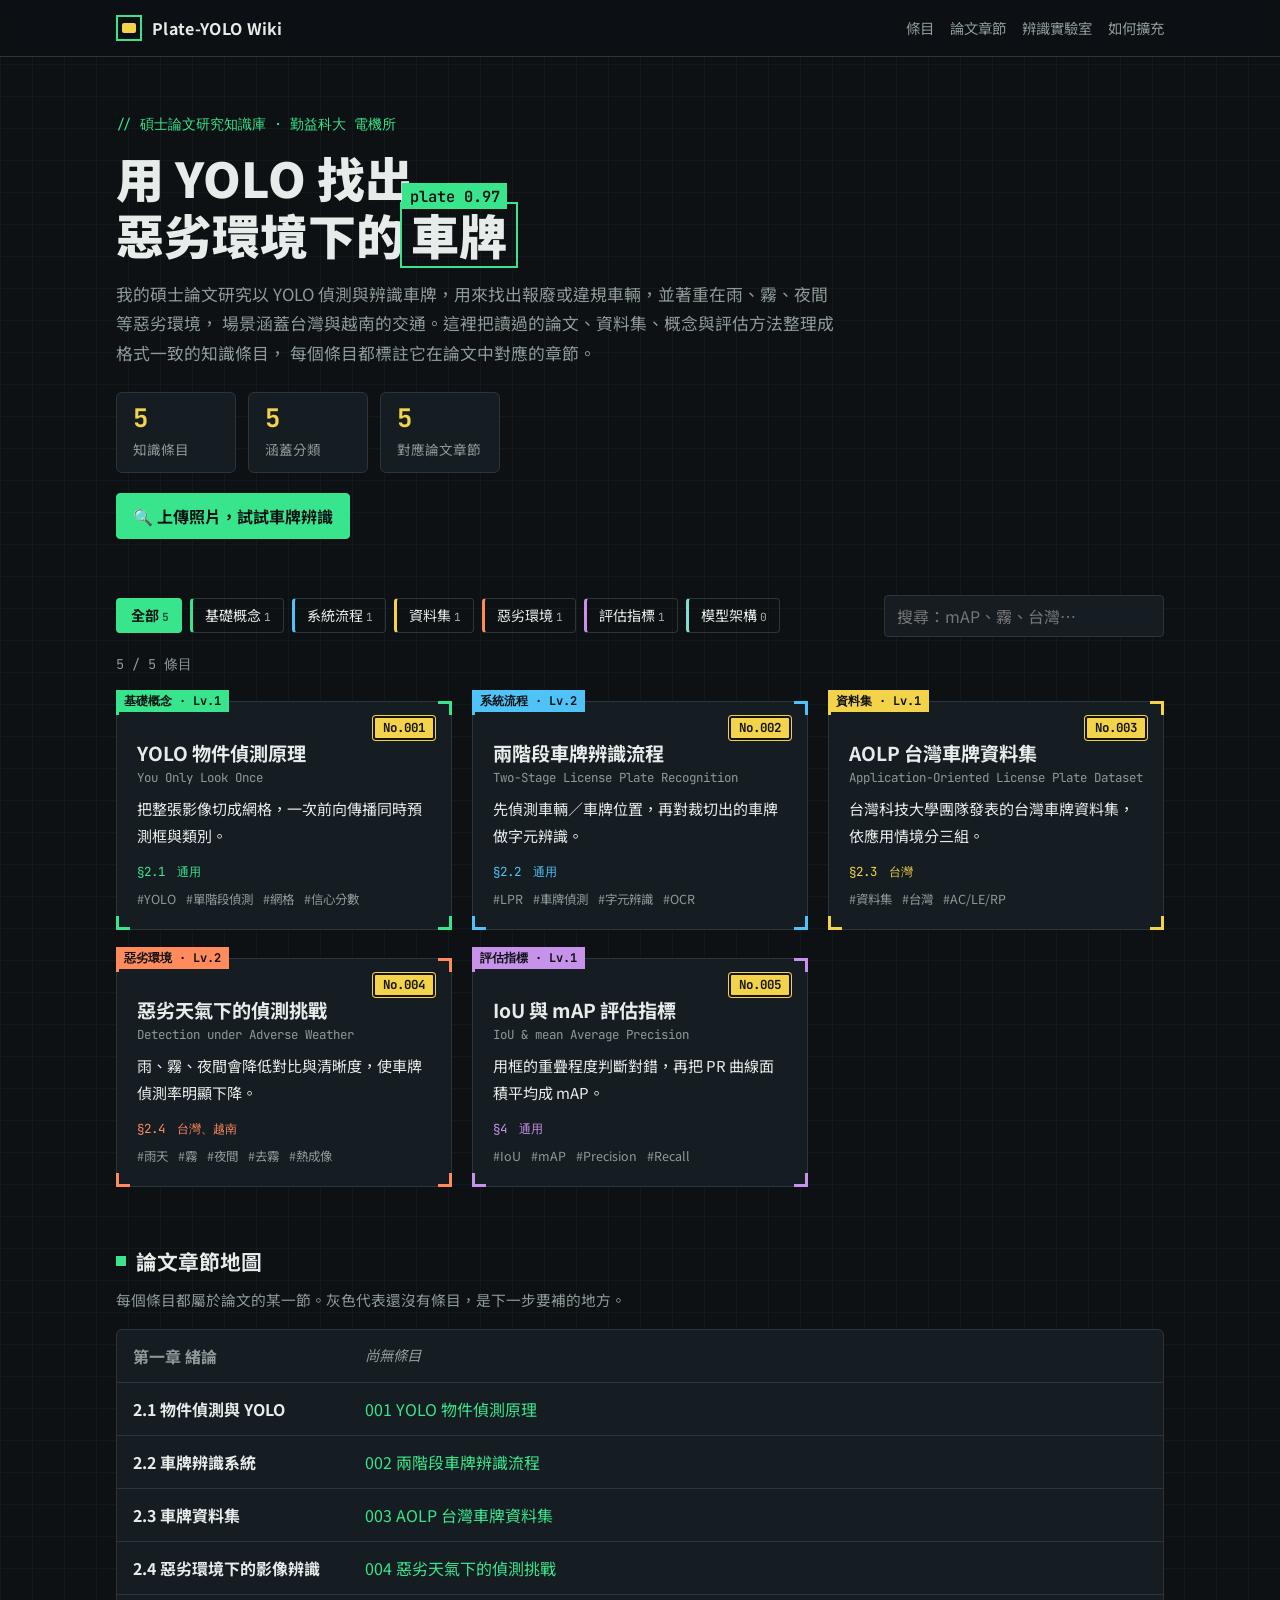
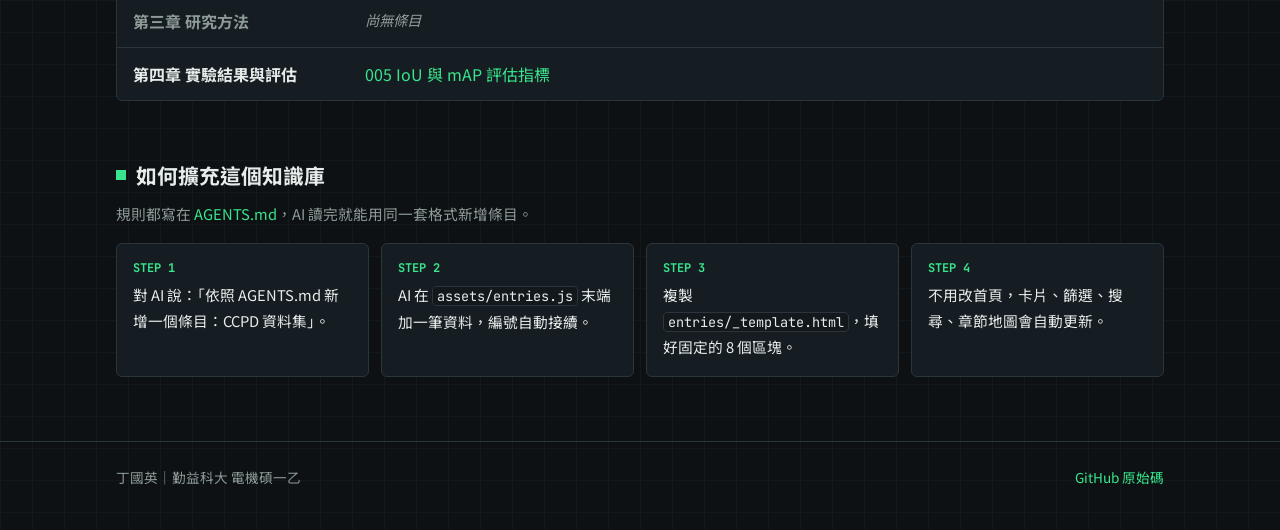
<file: index.html>
<!doctype html>
<html lang="zh-Hant">
<head>
  <meta charset="utf-8">
  <meta name="viewport" content="width=device-width, initial-scale=1">
  <title>YOLO 車牌辨識知識庫｜Plate-YOLO Wiki</title>
  <meta name="description" content="碩士論文研究知識庫：以 YOLO 進行惡劣環境下之車牌辨識（台灣／越南交通）。">
  <link rel="preconnect" href="https://fonts.googleapis.com">
  <link rel="preconnect" href="https://fonts.gstatic.com" crossorigin>
  <link href="https://fonts.googleapis.com/css2?family=JetBrains+Mono:wght@400;600;700&family=Noto+Sans+TC:wght@400;500;700;900&display=swap" rel="stylesheet">
  <link rel="stylesheet" href="assets/style.css">
</head>
<body>
  <header class="topbar">
    <div class="wrap">
      <a class="brand" href="index.html"><span class="brand-mark"></span>Plate-YOLO Wiki</a>
      <nav>
        <a href="#entries">條目</a>
        <a href="#chapters">論文章節</a>
        <a href="demo.html">辨識實驗室</a>
        <a class="hide-sm" href="#howto">如何擴充</a>
      </nav>
    </div>
  </header>

  <main class="wrap">
    <section class="hero">
      <p class="kicker">// 碩士論文研究知識庫 · 勤益科大 電機所</p>
      <h1>用 YOLO 找出<br>惡劣環境下的<span class="boxed">車牌</span></h1>
      <p class="lead">
        我的碩士論文研究以 YOLO 偵測與辨識車牌，用來找出報廢或違規車輛，並著重在雨、霧、夜間等惡劣環境，
        場景涵蓋台灣與越南的交通。這裡把讀過的論文、資料集、概念與評估方法整理成格式一致的知識條目，
        每個條目都標註它在論文中對應的章節。
      </p>
      <ul class="stats">
        <li><b id="stat-entries">0</b><span>知識條目</span></li>
        <li><b id="stat-cats">0</b><span>涵蓋分類</span></li>
        <li><b id="stat-chapters">0</b><span>對應論文章節</span></li>
      </ul>
      <p class="hero-cta"><a class="btn" href="demo.html">🔍 上傳照片，試試車牌辨識</a></p>
    </section>

    <section id="entries" aria-label="知識條目">
      <div class="toolbar">
        <div class="chips" id="chips" role="group" aria-label="分類篩選"></div>
        <input class="search" id="search" type="search" placeholder="搜尋：mAP、霧、台灣…" aria-label="搜尋條目">
      </div>
      <p class="count" id="count"></p>
      <div class="grid" id="grid"></div>
      <p class="empty" id="empty" hidden>找不到符合的條目，換個關鍵字試試。</p>
    </section>

    <section id="chapters">
      <h2 class="section-title">論文章節地圖</h2>
      <p class="section-sub">每個條目都屬於論文的某一節。灰色代表還沒有條目，是下一步要補的地方。</p>
      <ul class="chapter-map" id="chapter-map"></ul>
    </section>

    <section id="howto">
      <h2 class="section-title">如何擴充這個知識庫</h2>
      <p class="section-sub">規則都寫在 <a href="https://github.com/anh0997/plate-yolo-wiki/blob/main/AGENTS.md">AGENTS.md</a>，AI 讀完就能用同一套格式新增條目。</p>
      <ol class="howto">
        <li>對 AI 說：「依照 AGENTS.md 新增一個條目：CCPD 資料集」。</li>
        <li>AI 在 <code>assets/entries.js</code> 末端加一筆資料，編號自動接續。</li>
        <li>複製 <code>entries/_template.html</code>，填好固定的 8 個區塊。</li>
        <li>不用改首頁，卡片、篩選、搜尋、章節地圖會自動更新。</li>
      </ol>
    </section>
  </main>

  <footer class="site">
    <div class="wrap">
      <span>丁國英｜勤益科大 電機碩一乙</span>
      <span><a href="https://github.com/anh0997/plate-yolo-wiki">GitHub 原始碼</a></span>
    </div>
  </footer>

  <script src="assets/entries.js"></script>
  <script src="assets/app.js"></script>
</body>
</html>
</file>
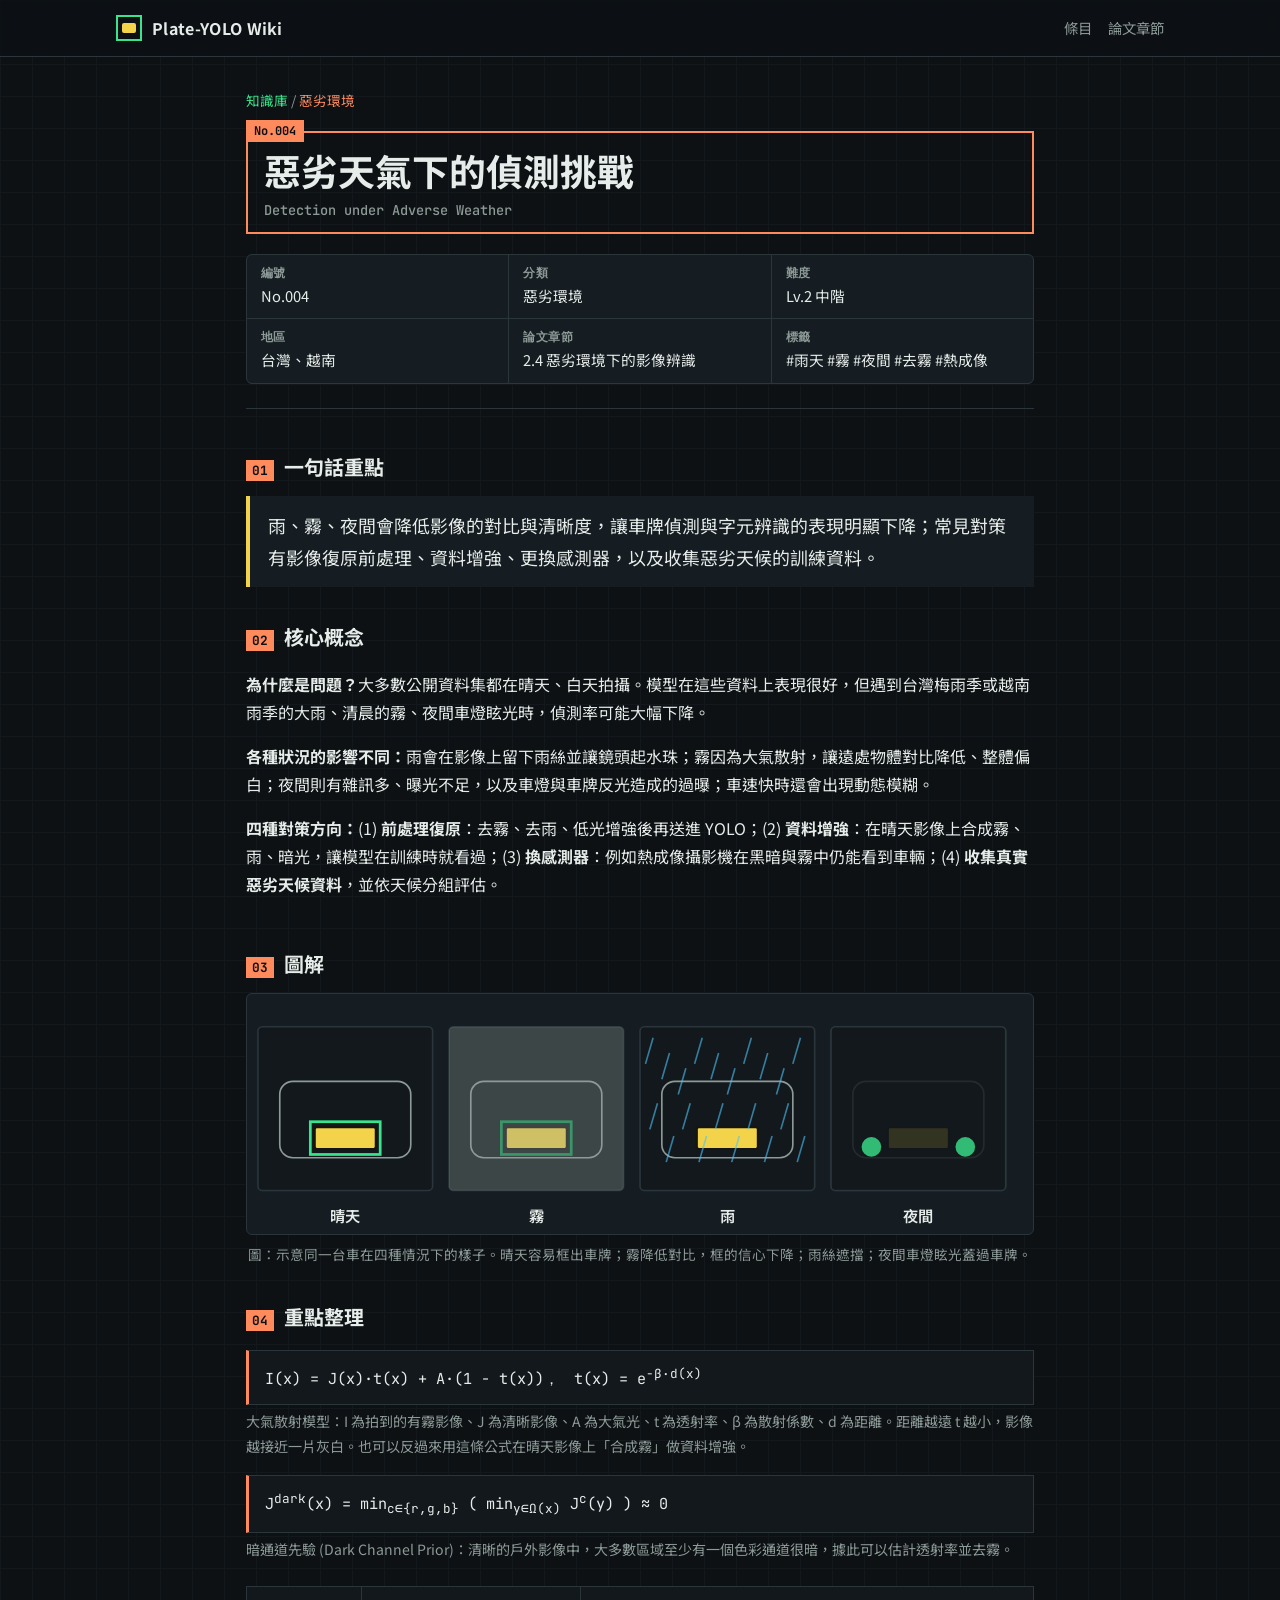
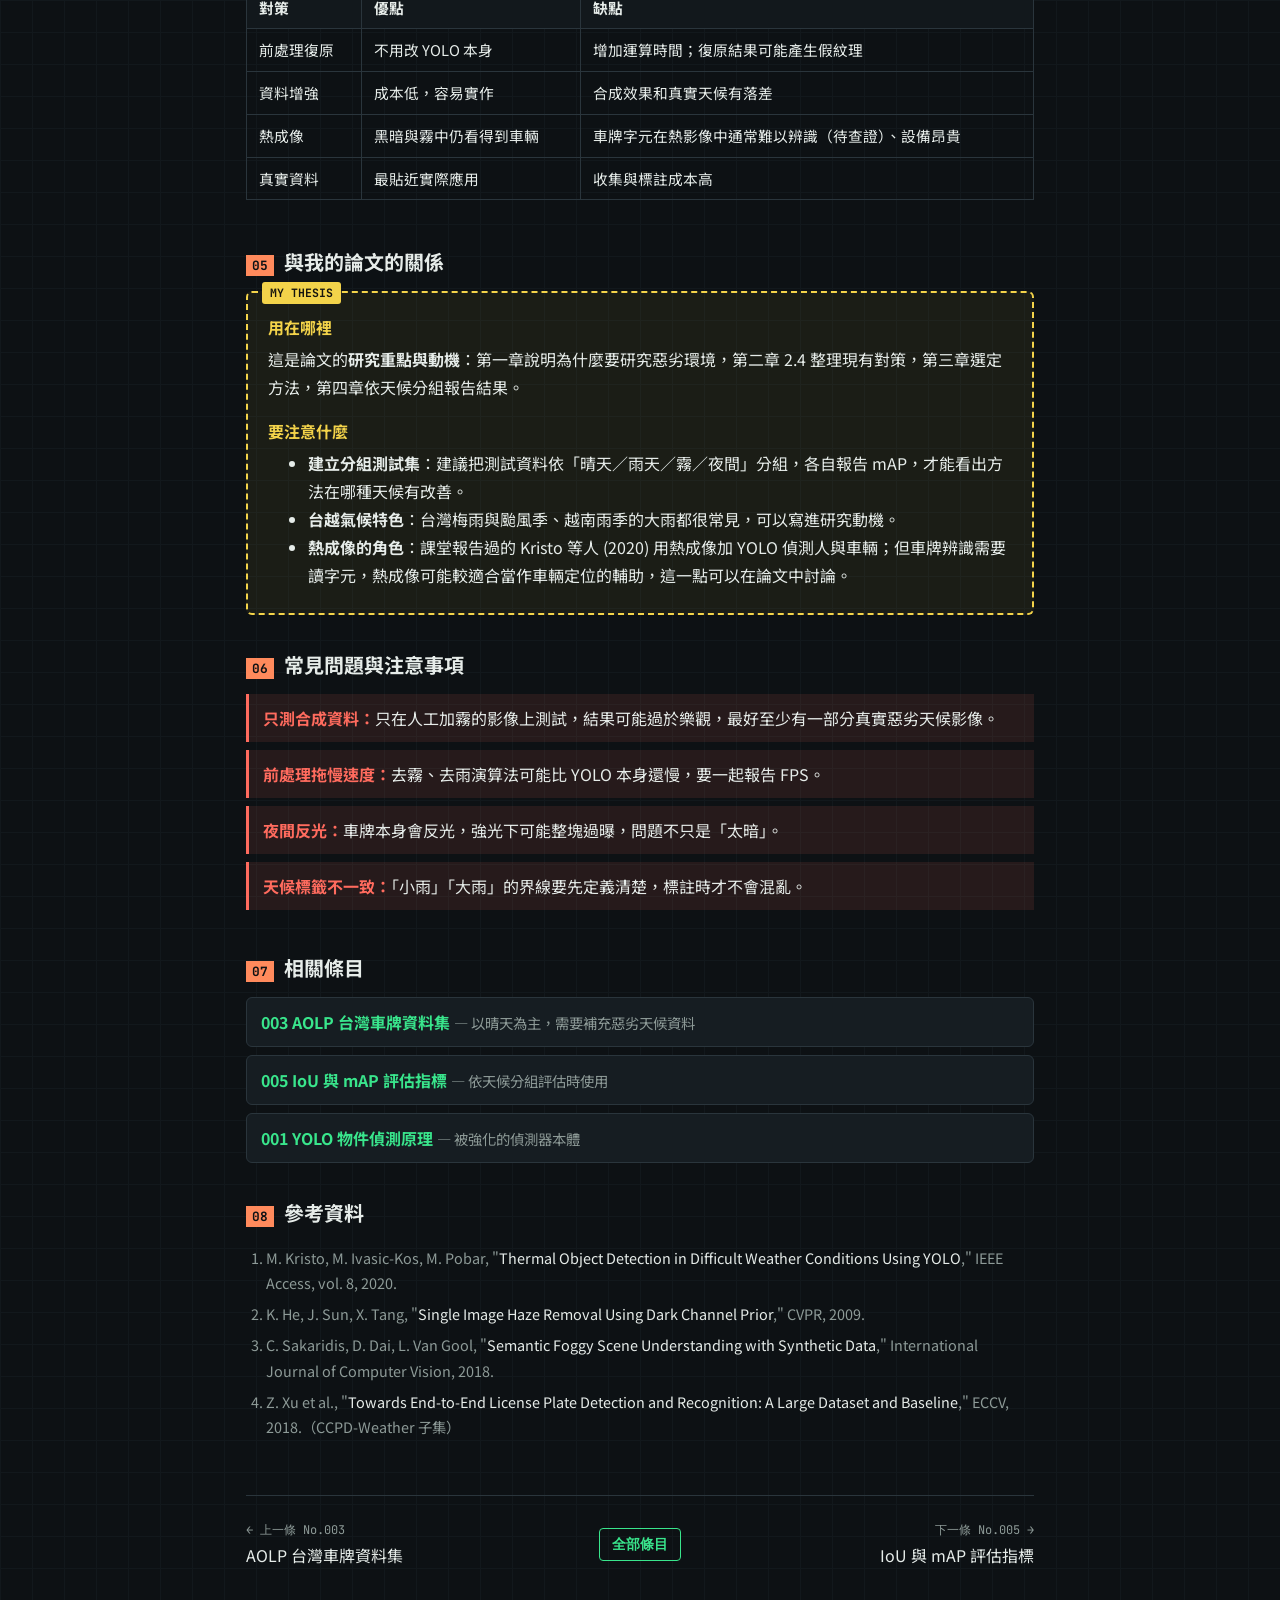
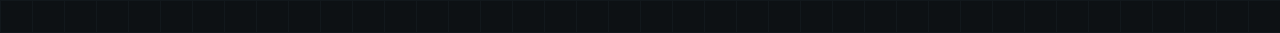
<file: entries/adverse-weather.html>
<!doctype html>
<html lang="zh-Hant">
<head>
  <meta charset="utf-8">
  <meta name="viewport" content="width=device-width, initial-scale=1">
  <title>惡劣天氣下的偵測挑戰｜YOLO 車牌辨識知識庫</title>
  <link rel="preconnect" href="https://fonts.googleapis.com">
  <link rel="preconnect" href="https://fonts.gstatic.com" crossorigin>
  <link href="https://fonts.googleapis.com/css2?family=JetBrains+Mono:wght@400;600;700&family=Noto+Sans+TC:wght@400;500;700;900&display=swap" rel="stylesheet">
  <link rel="stylesheet" href="../assets/style.css">
</head>
<body data-slug="adverse-weather">
  <header class="topbar">
    <div class="wrap">
      <a class="brand" href="../index.html"><span class="brand-mark"></span>Plate-YOLO Wiki</a>
      <nav><a href="../index.html#entries">條目</a><a href="../index.html#chapters">論文章節</a></nav>
    </div>
  </header>

  <main class="entry">
    <header class="entry-head">
      <p class="crumb"><a href="../index.html">知識庫</a> / <span data-fill="category"></span></p>
      <h1><span class="badge" data-fill="no"></span><span data-fill="title"></span><small data-fill="en"></small></h1>
      <dl class="spec" id="spec"></dl>
    </header>

    <section id="tldr">
      <h2><span class="sec-no">01</span>一句話重點</h2>
<p class="tldr">雨、霧、夜間會降低影像的對比與清晰度，讓車牌偵測與字元辨識的表現明顯下降；常見對策有影像復原前處理、資料增強、更換感測器，以及收集惡劣天候的訓練資料。</p>
    </section>

    <section id="concept">
      <h2><span class="sec-no">02</span>核心概念</h2>
<p><strong>為什麼是問題？</strong>大多數公開資料集都在晴天、白天拍攝。模型在這些資料上表現很好，但遇到台灣梅雨季或越南雨季的大雨、清晨的霧、夜間車燈眩光時，偵測率可能大幅下降。</p>
<p><strong>各種狀況的影響不同：</strong>雨會在影像上留下雨絲並讓鏡頭起水珠；霧因為大氣散射，讓遠處物體對比降低、整體偏白；夜間則有雜訊多、曝光不足，以及車燈與車牌反光造成的過曝；車速快時還會出現動態模糊。</p>
<p><strong>四種對策方向：</strong>(1) <strong>前處理復原</strong>：去霧、去雨、低光增強後再送進 YOLO；(2) <strong>資料增強</strong>：在晴天影像上合成霧、雨、暗光，讓模型在訓練時就看過；(3) <strong>換感測器</strong>：例如熱成像攝影機在黑暗與霧中仍能看到車輛；(4) <strong>收集真實惡劣天候資料</strong>，並依天候分組評估。</p>
    </section>

    <section id="figure">
      <h2><span class="sec-no">03</span>圖解</h2>
<svg class="fig" viewBox="0 0 720 220" role="img" aria-label="同一台車在晴天、霧、雨、夜間四種情況下的示意圖">
  <rect class="node" x="10" y="30" width="160" height="150" rx="4"/><rect class="car" x="30" y="80" width="120" height="70" rx="12"/><rect class="plate-r" x="62" y="122" width="56" height="20" rx="2"/><rect class="bbox" x="58" y="117" width="64" height="30"/><text class="node-t" x="90" y="205">晴天</text>
  <rect class="node" x="185" y="30" width="160" height="150" rx="4"/><rect class="car" x="205" y="80" width="120" height="70" rx="12"/><rect class="plate-r" x="237" y="122" width="56" height="20" rx="2"/><rect class="haze" x="185" y="30" width="160" height="150" rx="4"/><rect class="bbox" x="233" y="117" width="64" height="30" opacity=".5"/><text class="node-t" x="265" y="205">霧</text>
  <rect class="node" x="360" y="30" width="160" height="150" rx="4"/><rect class="car" x="380" y="80" width="120" height="70" rx="12"/><rect class="plate-r" x="412" y="122" width="56" height="20" rx="2"/><text class="node-t" x="440" y="205">雨</text>
  <rect class="node" x="535" y="30" width="160" height="150" rx="4"/><rect class="car" x="555" y="80" width="120" height="70" rx="12"/><rect class="plate-r" x="587" y="122" width="56" height="20" rx="2"/><rect class="node" x="535" y="30" width="160" height="150" rx="4" opacity=".85"/><circle class="tag-r" cx="572" cy="140" r="9" opacity=".8"/><circle class="tag-r" cx="658" cy="140" r="9" opacity=".8"/><text class="node-t" x="615" y="205">夜間</text>
  <line class="rain" x1="372" y1="40" x2="365" y2="64"/><line class="rain" x1="387" y1="54" x2="380" y2="78"/><line class="rain" x1="402" y1="68" x2="395" y2="92"/><line class="rain" x1="417" y1="40" x2="410" y2="64"/><line class="rain" x1="432" y1="54" x2="425" y2="78"/><line class="rain" x1="447" y1="68" x2="440" y2="92"/><line class="rain" x1="462" y1="40" x2="455" y2="64"/><line class="rain" x1="477" y1="54" x2="470" y2="78"/><line class="rain" x1="492" y1="68" x2="485" y2="92"/><line class="rain" x1="507" y1="40" x2="500" y2="64"/>
  <line class="rain" x1="376" y1="100" x2="369" y2="124"/><line class="rain" x1="391" y1="130" x2="384" y2="154"/><line class="rain" x1="406" y1="100" x2="399" y2="124"/><line class="rain" x1="421" y1="130" x2="414" y2="154"/><line class="rain" x1="436" y1="100" x2="429" y2="124"/><line class="rain" x1="451" y1="130" x2="444" y2="154"/><line class="rain" x1="466" y1="100" x2="459" y2="124"/><line class="rain" x1="481" y1="130" x2="474" y2="154"/><line class="rain" x1="496" y1="100" x2="489" y2="124"/><line class="rain" x1="511" y1="130" x2="504" y2="154"/>
</svg>
<p class="caption">圖：示意同一台車在四種情況下的樣子。晴天容易框出車牌；霧降低對比，框的信心下降；雨絲遮擋；夜間車燈眩光蓋過車牌。</p>
    </section>

    <section id="keypoints">
      <h2><span class="sec-no">04</span>重點整理</h2>
<div class="eq">I(x) = J(x)·t(x) + A·(1 − t(x))，　t(x) = e<sup>−β·d(x)</sup></div>
<p class="eq-note">大氣散射模型：I 為拍到的有霧影像、J 為清晰影像、A 為大氣光、t 為透射率、β 為散射係數、d 為距離。距離越遠 t 越小，影像越接近一片灰白。也可以反過來用這條公式在晴天影像上「合成霧」做資料增強。</p>
<div class="eq">J<sup>dark</sup>(x) = min<sub>c∈{r,g,b}</sub> ( min<sub>y∈Ω(x)</sub> J<sup>c</sup>(y) ) ≈ 0</div>
<p class="eq-note">暗通道先驗 (Dark Channel Prior)：清晰的戶外影像中，大多數區域至少有一個色彩通道很暗，據此可以估計透射率並去霧。</p>
<div class="scroll-x"><table class="kv">
  <tr><th>對策</th><th>優點</th><th>缺點</th></tr>
  <tr><td>前處理復原</td><td>不用改 YOLO 本身</td><td>增加運算時間；復原結果可能產生假紋理</td></tr>
  <tr><td>資料增強</td><td>成本低，容易實作</td><td>合成效果和真實天候有落差</td></tr>
  <tr><td>熱成像</td><td>黑暗與霧中仍看得到車輛</td><td>車牌字元在熱影像中通常難以辨識（待查證）、設備昂貴</td></tr>
  <tr><td>真實資料</td><td>最貼近實際應用</td><td>收集與標註成本高</td></tr>
</table></div>
    </section>

    <section id="thesis">
      <h2><span class="sec-no">05</span>與我的論文的關係</h2>
<div class="thesis-box">
  <h3>用在哪裡</h3>
  <p>這是論文的<strong>研究重點與動機</strong>：第一章說明為什麼要研究惡劣環境，第二章 2.4 整理現有對策，第三章選定方法，第四章依天候分組報告結果。</p>
  <h3>要注意什麼</h3>
  <ul>
    <li><strong>建立分組測試集</strong>：建議把測試資料依「晴天／雨天／霧／夜間」分組，各自報告 mAP，才能看出方法在哪種天候有改善。</li>
    <li><strong>台越氣候特色</strong>：台灣梅雨與颱風季、越南雨季的大雨都很常見，可以寫進研究動機。</li>
    <li><strong>熱成像的角色</strong>：課堂報告過的 Kristo 等人 (2020) 用熱成像加 YOLO 偵測人與車輛；但車牌辨識需要讀字元，熱成像可能較適合當作車輛定位的輔助，這一點可以在論文中討論。</li>
  </ul>
</div>
    </section>

    <section id="pitfalls">
      <h2><span class="sec-no">06</span>常見問題與注意事項</h2>
<ul class="pitfalls">
  <li><strong>只測合成資料：</strong>只在人工加霧的影像上測試，結果可能過於樂觀，最好至少有一部分真實惡劣天候影像。</li>
  <li><strong>前處理拖慢速度：</strong>去霧、去雨演算法可能比 YOLO 本身還慢，要一起報告 FPS。</li>
  <li><strong>夜間反光：</strong>車牌本身會反光，強光下可能整塊過曝，問題不只是「太暗」。</li>
  <li><strong>天候標籤不一致：</strong>「小雨」「大雨」的界線要先定義清楚，標註時才不會混亂。</li>
</ul>
    </section>

    <section id="related">
      <h2><span class="sec-no">07</span>相關條目</h2>
<ul class="related">
  <li><a href="aolp-dataset.html">003 AOLP 台灣車牌資料集</a> <span>— 以晴天為主，需要補充惡劣天候資料</span></li>
  <li><a href="map-iou.html">005 IoU 與 mAP 評估指標</a> <span>— 依天候分組評估時使用</span></li>
  <li><a href="yolo-basics.html">001 YOLO 物件偵測原理</a> <span>— 被強化的偵測器本體</span></li>
</ul>
    </section>

    <section id="references">
      <h2><span class="sec-no">08</span>參考資料</h2>
<ol class="refs">
  <li>M. Kristo, M. Ivasic-Kos, M. Pobar, "<em>Thermal Object Detection in Difficult Weather Conditions Using YOLO</em>," IEEE Access, vol. 8, 2020.</li>
  <li>K. He, J. Sun, X. Tang, "<em>Single Image Haze Removal Using Dark Channel Prior</em>," CVPR, 2009.</li>
  <li>C. Sakaridis, D. Dai, L. Van Gool, "<em>Semantic Foggy Scene Understanding with Synthetic Data</em>," International Journal of Computer Vision, 2018.</li>
  <li>Z. Xu et al., "<em>Towards End-to-End License Plate Detection and Recognition: A Large Dataset and Baseline</em>," ECCV, 2018.（CCPD-Weather 子集）</li>
</ol>
    </section>

    <nav id="pager"></nav>
  </main>

  <script src="../assets/entries.js"></script>
  <script src="../assets/app.js"></script>
</body>
</html>
</file>
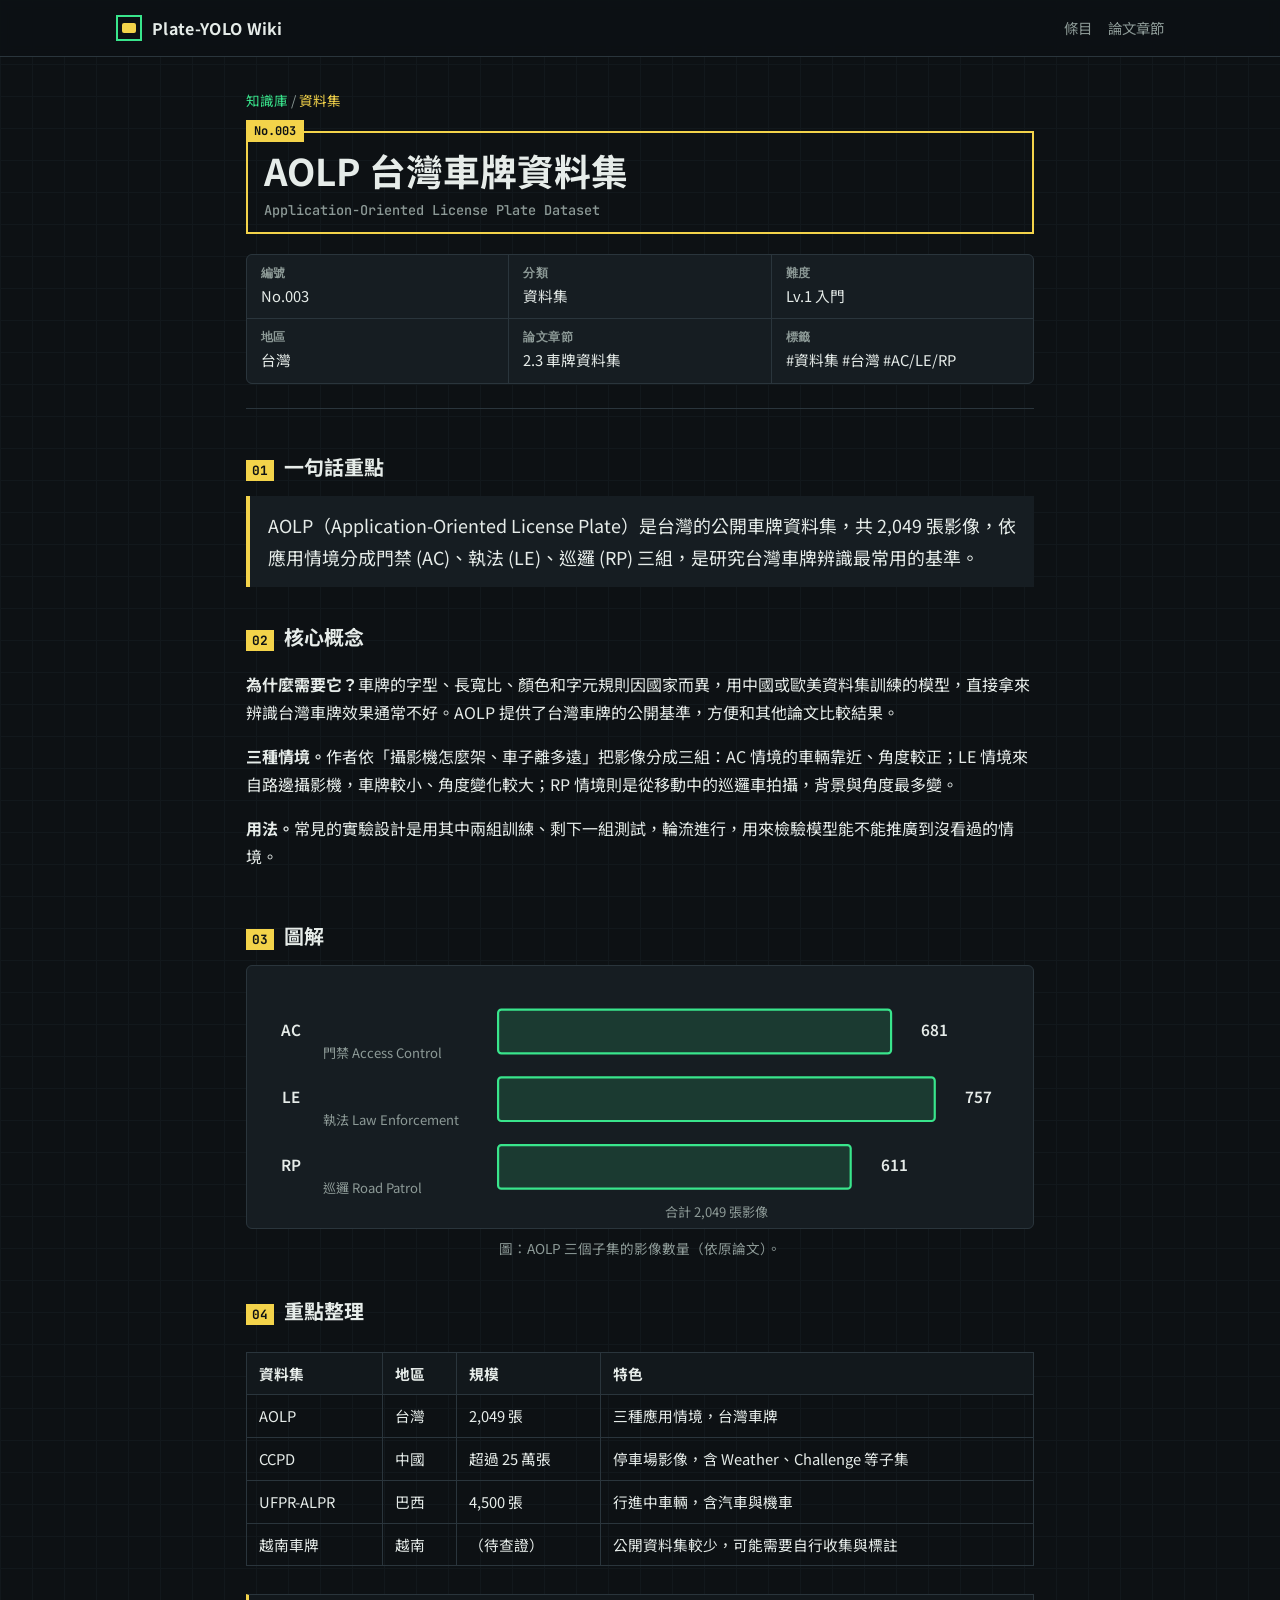
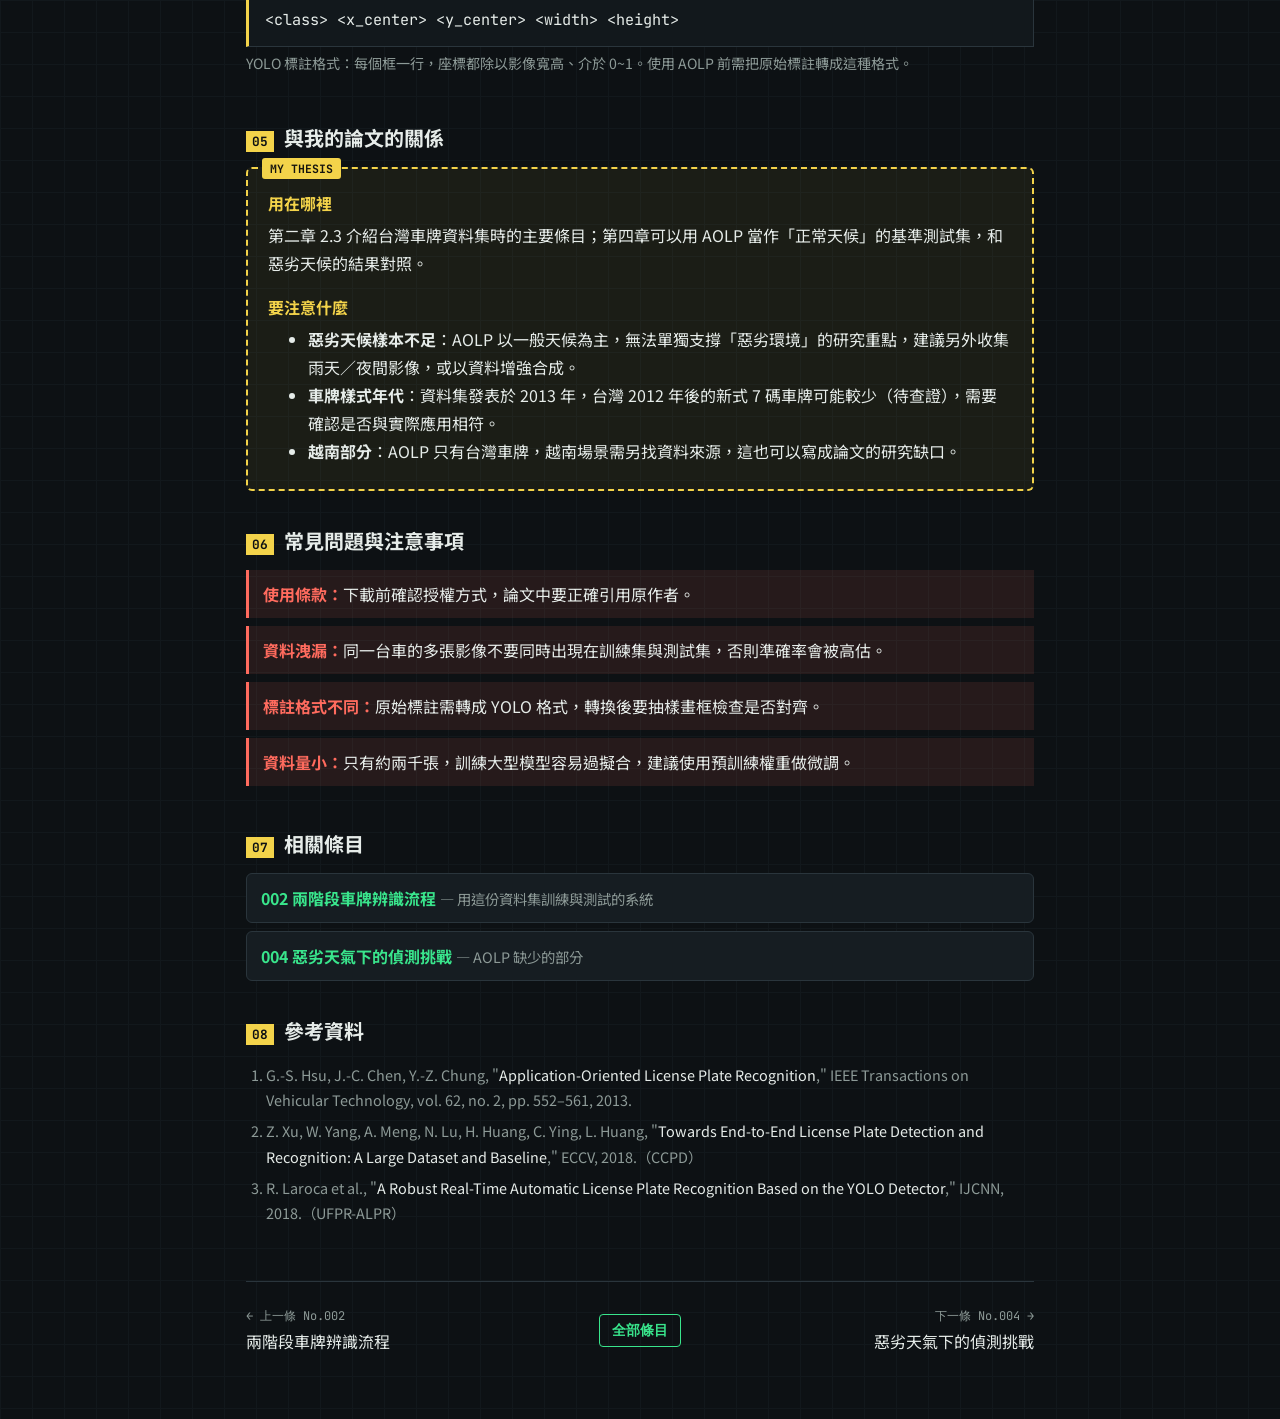
<file: entries/aolp-dataset.html>
<!doctype html>
<html lang="zh-Hant">
<head>
  <meta charset="utf-8">
  <meta name="viewport" content="width=device-width, initial-scale=1">
  <title>AOLP 台灣車牌資料集｜YOLO 車牌辨識知識庫</title>
  <link rel="preconnect" href="https://fonts.googleapis.com">
  <link rel="preconnect" href="https://fonts.gstatic.com" crossorigin>
  <link href="https://fonts.googleapis.com/css2?family=JetBrains+Mono:wght@400;600;700&family=Noto+Sans+TC:wght@400;500;700;900&display=swap" rel="stylesheet">
  <link rel="stylesheet" href="../assets/style.css">
</head>
<body data-slug="aolp-dataset">
  <header class="topbar">
    <div class="wrap">
      <a class="brand" href="../index.html"><span class="brand-mark"></span>Plate-YOLO Wiki</a>
      <nav><a href="../index.html#entries">條目</a><a href="../index.html#chapters">論文章節</a></nav>
    </div>
  </header>

  <main class="entry">
    <header class="entry-head">
      <p class="crumb"><a href="../index.html">知識庫</a> / <span data-fill="category"></span></p>
      <h1><span class="badge" data-fill="no"></span><span data-fill="title"></span><small data-fill="en"></small></h1>
      <dl class="spec" id="spec"></dl>
    </header>

    <section id="tldr">
      <h2><span class="sec-no">01</span>一句話重點</h2>
<p class="tldr">AOLP（Application-Oriented License Plate）是台灣的公開車牌資料集，共 2,049 張影像，依應用情境分成門禁 (AC)、執法 (LE)、巡邏 (RP) 三組，是研究台灣車牌辨識最常用的基準。</p>
    </section>

    <section id="concept">
      <h2><span class="sec-no">02</span>核心概念</h2>
<p><strong>為什麼需要它？</strong>車牌的字型、長寬比、顏色和字元規則因國家而異，用中國或歐美資料集訓練的模型，直接拿來辨識台灣車牌效果通常不好。AOLP 提供了台灣車牌的公開基準，方便和其他論文比較結果。</p>
<p><strong>三種情境。</strong>作者依「攝影機怎麼架、車子離多遠」把影像分成三組：AC 情境的車輛靠近、角度較正；LE 情境來自路邊攝影機，車牌較小、角度變化較大；RP 情境則是從移動中的巡邏車拍攝，背景與角度最多變。</p>
<p><strong>用法。</strong>常見的實驗設計是用其中兩組訓練、剩下一組測試，輪流進行，用來檢驗模型能不能推廣到沒看過的情境。</p>
    </section>

    <section id="figure">
      <h2><span class="sec-no">03</span>圖解</h2>
<svg class="fig" viewBox="0 0 720 240" role="img" aria-label="AOLP 三個子集的影像數量：AC 681 張、LE 757 張、RP 611 張">
  <text class="node-t" x="40" y="60">AC</text><text class="note-t l" x="70" y="84">門禁 Access Control</text><rect class="node hi" x="230" y="40" width="360" height="40" rx="3"/><text class="node-t" x="630" y="60">681</text><text class="node-t" x="40" y="122">LE</text><text class="note-t l" x="70" y="146">執法 Law Enforcement</text><rect class="node hi" x="230" y="102" width="400" height="40" rx="3"/><text class="node-t" x="670" y="122">757</text><text class="node-t" x="40" y="184">RP</text><text class="note-t l" x="70" y="208">巡邏 Road Patrol</text><rect class="node hi" x="230" y="164" width="323" height="40" rx="3"/><text class="node-t" x="593" y="184">611</text>
  <text class="note-t" x="430" y="230">合計 2,049 張影像</text>
</svg>
<p class="caption">圖：AOLP 三個子集的影像數量（依原論文）。</p>
    </section>

    <section id="keypoints">
      <h2><span class="sec-no">04</span>重點整理</h2>
<div class="scroll-x"><table class="kv">
  <tr><th>資料集</th><th>地區</th><th>規模</th><th>特色</th></tr>
  <tr><td>AOLP</td><td>台灣</td><td>2,049 張</td><td>三種應用情境，台灣車牌</td></tr>
  <tr><td>CCPD</td><td>中國</td><td>超過 25 萬張</td><td>停車場影像，含 Weather、Challenge 等子集</td></tr>
  <tr><td>UFPR-ALPR</td><td>巴西</td><td>4,500 張</td><td>行進中車輛，含汽車與機車</td></tr>
  <tr><td>越南車牌</td><td>越南</td><td>（待查證）</td><td>公開資料集較少，可能需要自行收集與標註</td></tr>
</table></div>
<div class="eq">&lt;class&gt; &lt;x_center&gt; &lt;y_center&gt; &lt;width&gt; &lt;height&gt;</div>
<p class="eq-note">YOLO 標註格式：每個框一行，座標都除以影像寬高、介於 0~1。使用 AOLP 前需把原始標註轉成這種格式。</p>
    </section>

    <section id="thesis">
      <h2><span class="sec-no">05</span>與我的論文的關係</h2>
<div class="thesis-box">
  <h3>用在哪裡</h3>
  <p>第二章 2.3 介紹台灣車牌資料集時的主要條目；第四章可以用 AOLP 當作「正常天候」的基準測試集，和惡劣天候的結果對照。</p>
  <h3>要注意什麼</h3>
  <ul>
    <li><strong>惡劣天候樣本不足</strong>：AOLP 以一般天候為主，無法單獨支撐「惡劣環境」的研究重點，建議另外收集雨天／夜間影像，或以資料增強合成。</li>
    <li><strong>車牌樣式年代</strong>：資料集發表於 2013 年，台灣 2012 年後的新式 7 碼車牌可能較少（待查證），需要確認是否與實際應用相符。</li>
    <li><strong>越南部分</strong>：AOLP 只有台灣車牌，越南場景需另找資料來源，這也可以寫成論文的研究缺口。</li>
  </ul>
</div>
    </section>

    <section id="pitfalls">
      <h2><span class="sec-no">06</span>常見問題與注意事項</h2>
<ul class="pitfalls">
  <li><strong>使用條款：</strong>下載前確認授權方式，論文中要正確引用原作者。</li>
  <li><strong>資料洩漏：</strong>同一台車的多張影像不要同時出現在訓練集與測試集，否則準確率會被高估。</li>
  <li><strong>標註格式不同：</strong>原始標註需轉成 YOLO 格式，轉換後要抽樣畫框檢查是否對齊。</li>
  <li><strong>資料量小：</strong>只有約兩千張，訓練大型模型容易過擬合，建議使用預訓練權重做微調。</li>
</ul>
    </section>

    <section id="related">
      <h2><span class="sec-no">07</span>相關條目</h2>
<ul class="related">
  <li><a href="two-stage-lpr.html">002 兩階段車牌辨識流程</a> <span>— 用這份資料集訓練與測試的系統</span></li>
  <li><a href="adverse-weather.html">004 惡劣天氣下的偵測挑戰</a> <span>— AOLP 缺少的部分</span></li>
</ul>
    </section>

    <section id="references">
      <h2><span class="sec-no">08</span>參考資料</h2>
<ol class="refs">
  <li>G.-S. Hsu, J.-C. Chen, Y.-Z. Chung, "<em>Application-Oriented License Plate Recognition</em>," IEEE Transactions on Vehicular Technology, vol. 62, no. 2, pp. 552–561, 2013.</li>
  <li>Z. Xu, W. Yang, A. Meng, N. Lu, H. Huang, C. Ying, L. Huang, "<em>Towards End-to-End License Plate Detection and Recognition: A Large Dataset and Baseline</em>," ECCV, 2018.（CCPD）</li>
  <li>R. Laroca et al., "<em>A Robust Real-Time Automatic License Plate Recognition Based on the YOLO Detector</em>," IJCNN, 2018.（UFPR-ALPR）</li>
</ol>
    </section>

    <nav id="pager"></nav>
  </main>

  <script src="../assets/entries.js"></script>
  <script src="../assets/app.js"></script>
</body>
</html>
</file>
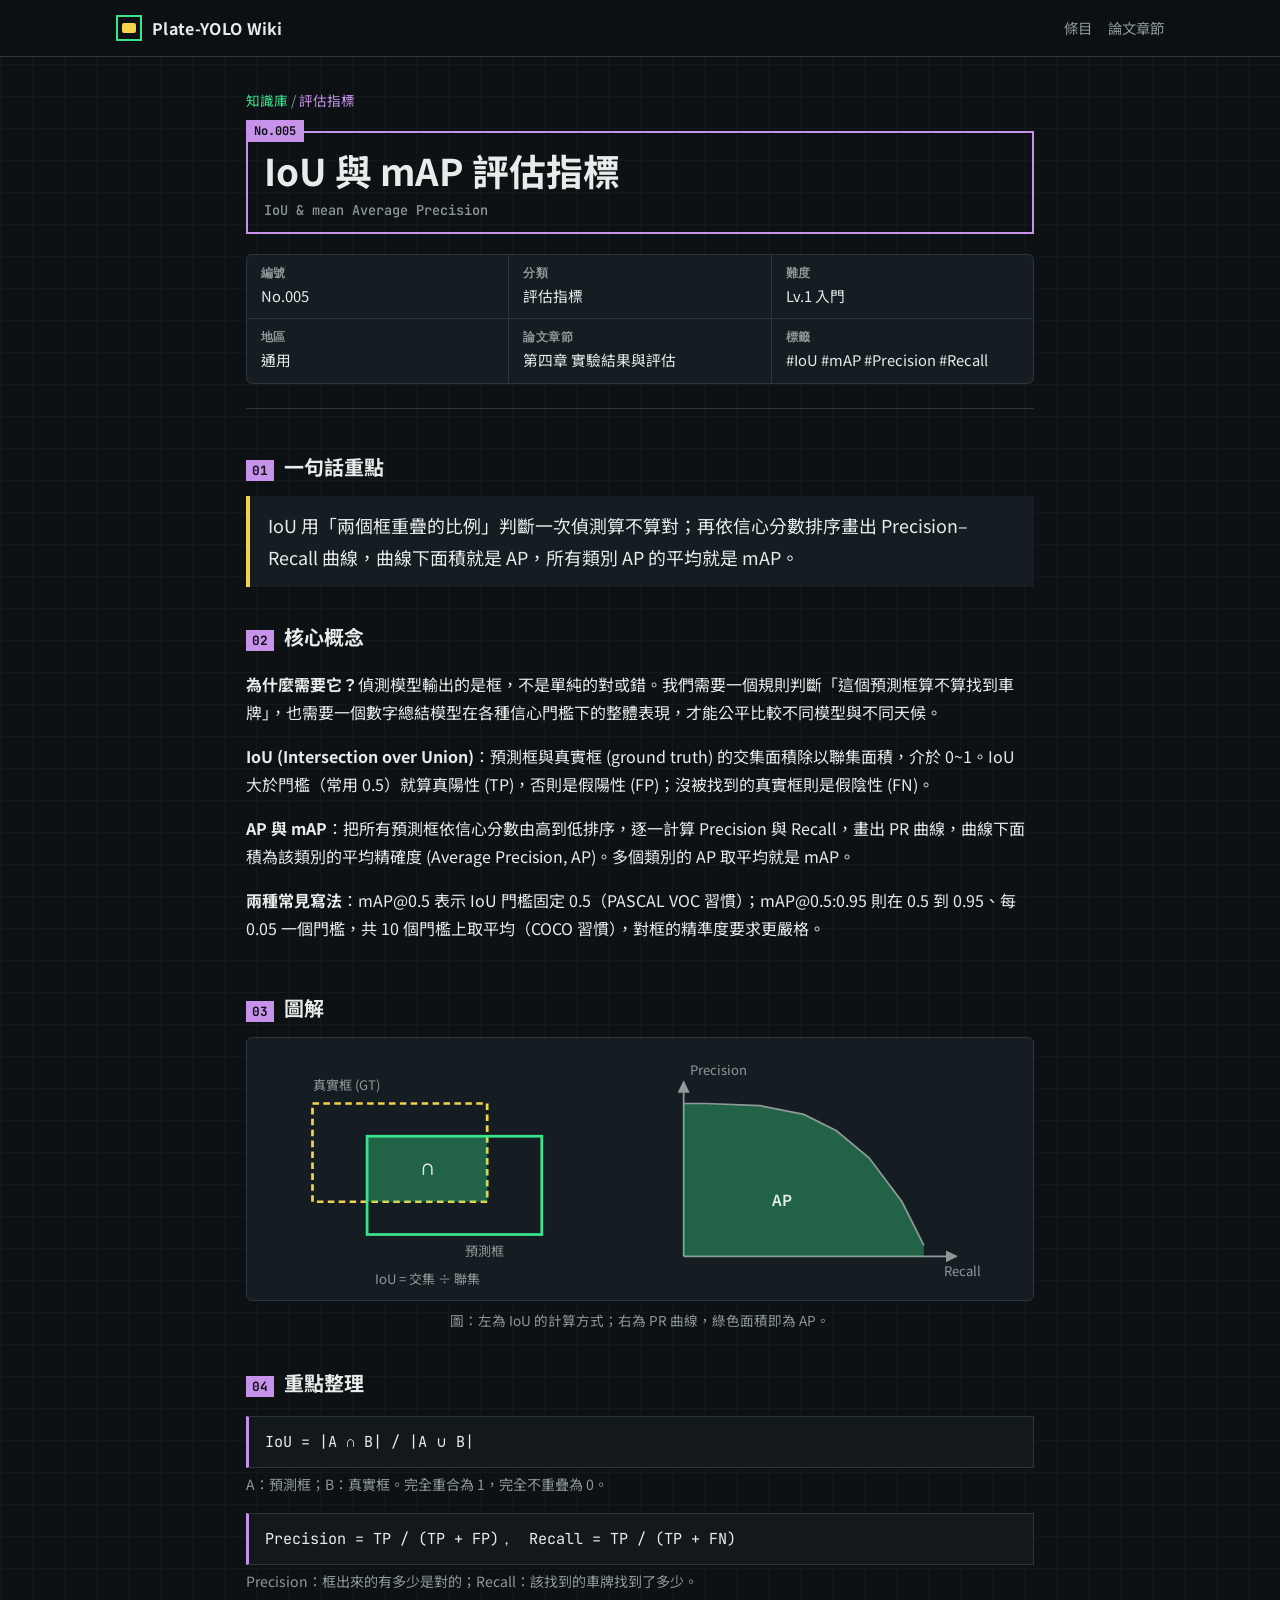
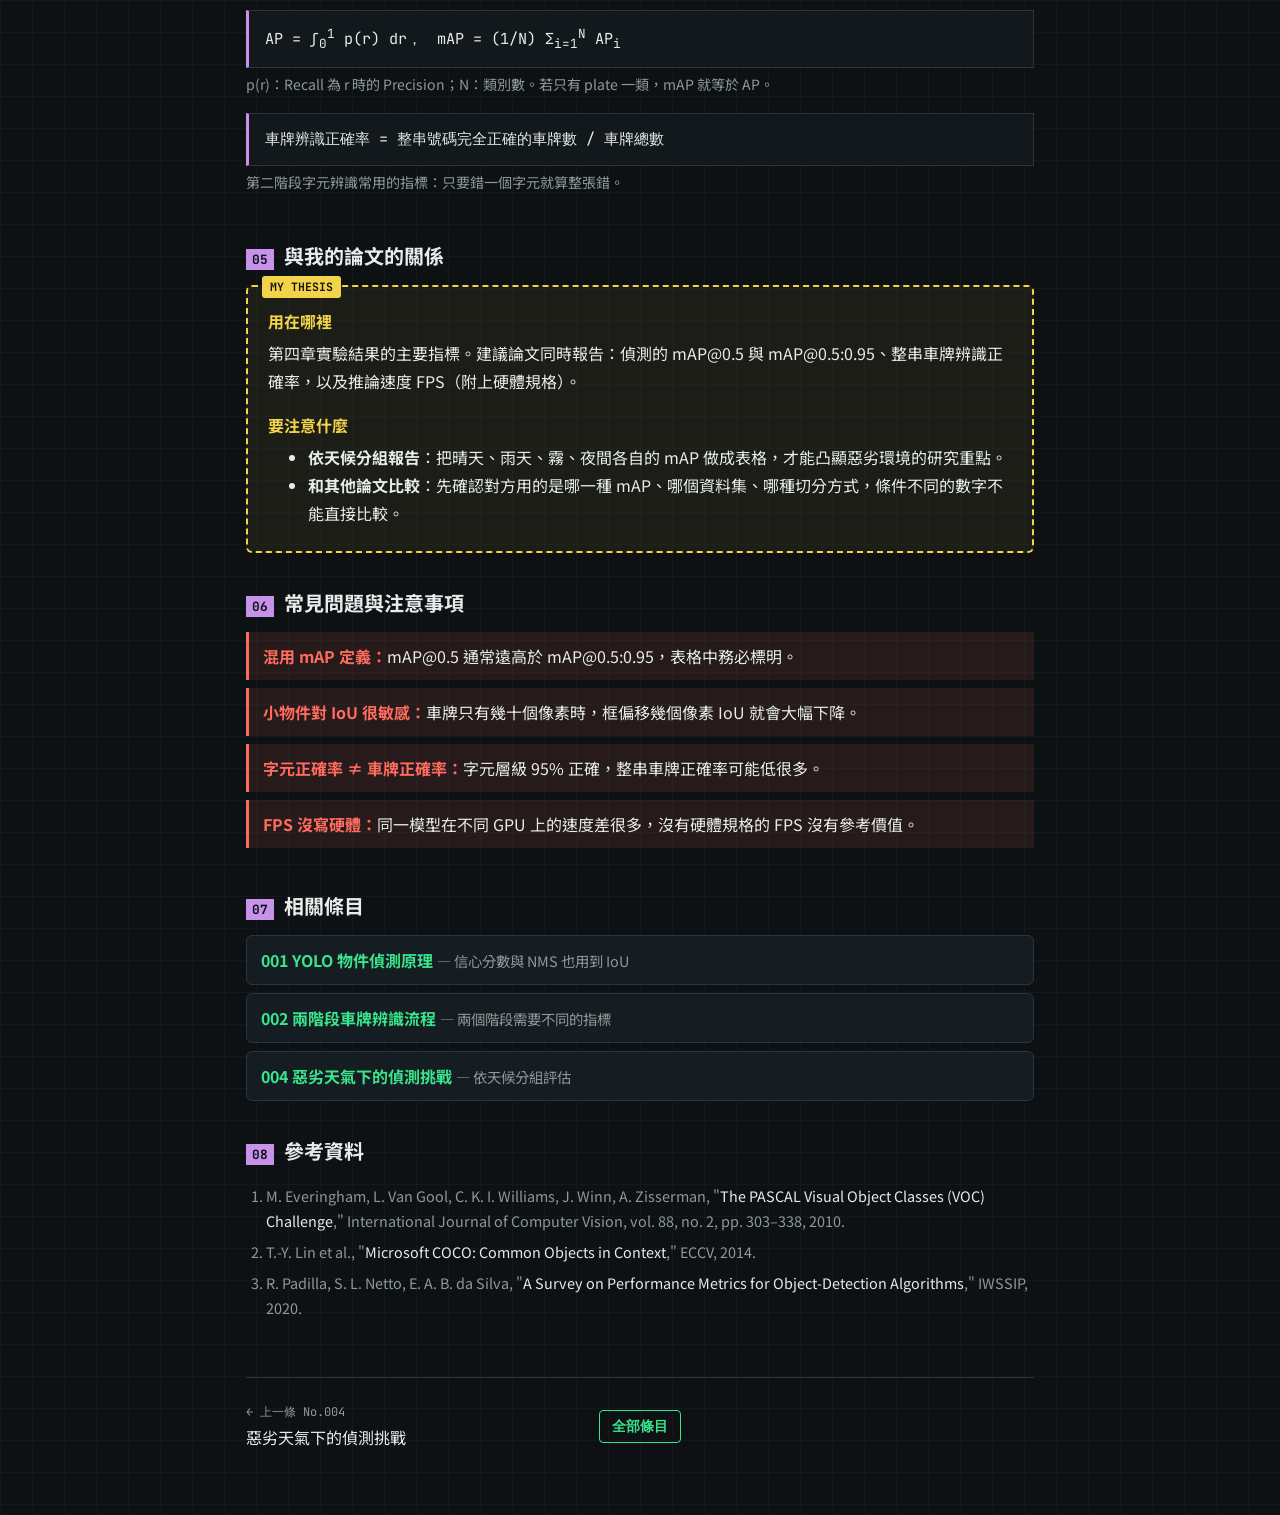
<file: entries/map-iou.html>
<!doctype html>
<html lang="zh-Hant">
<head>
  <meta charset="utf-8">
  <meta name="viewport" content="width=device-width, initial-scale=1">
  <title>IoU 與 mAP 評估指標｜YOLO 車牌辨識知識庫</title>
  <link rel="preconnect" href="https://fonts.googleapis.com">
  <link rel="preconnect" href="https://fonts.gstatic.com" crossorigin>
  <link href="https://fonts.googleapis.com/css2?family=JetBrains+Mono:wght@400;600;700&family=Noto+Sans+TC:wght@400;500;700;900&display=swap" rel="stylesheet">
  <link rel="stylesheet" href="../assets/style.css">
</head>
<body data-slug="map-iou">
  <header class="topbar">
    <div class="wrap">
      <a class="brand" href="../index.html"><span class="brand-mark"></span>Plate-YOLO Wiki</a>
      <nav><a href="../index.html#entries">條目</a><a href="../index.html#chapters">論文章節</a></nav>
    </div>
  </header>

  <main class="entry">
    <header class="entry-head">
      <p class="crumb"><a href="../index.html">知識庫</a> / <span data-fill="category"></span></p>
      <h1><span class="badge" data-fill="no"></span><span data-fill="title"></span><small data-fill="en"></small></h1>
      <dl class="spec" id="spec"></dl>
    </header>

    <section id="tldr">
      <h2><span class="sec-no">01</span>一句話重點</h2>
<p class="tldr">IoU 用「兩個框重疊的比例」判斷一次偵測算不算對；再依信心分數排序畫出 Precision–Recall 曲線，曲線下面積就是 AP，所有類別 AP 的平均就是 mAP。</p>
    </section>

    <section id="concept">
      <h2><span class="sec-no">02</span>核心概念</h2>
<p><strong>為什麼需要它？</strong>偵測模型輸出的是框，不是單純的對或錯。我們需要一個規則判斷「這個預測框算不算找到車牌」，也需要一個數字總結模型在各種信心門檻下的整體表現，才能公平比較不同模型與不同天候。</p>
<p><strong>IoU (Intersection over Union)</strong>：預測框與真實框 (ground truth) 的交集面積除以聯集面積，介於 0~1。IoU 大於門檻（常用 0.5）就算真陽性 (TP)，否則是假陽性 (FP)；沒被找到的真實框則是假陰性 (FN)。</p>
<p><strong>AP 與 mAP</strong>：把所有預測框依信心分數由高到低排序，逐一計算 Precision 與 Recall，畫出 PR 曲線，曲線下面積為該類別的平均精確度 (Average Precision, AP)。多個類別的 AP 取平均就是 mAP。</p>
<p><strong>兩種常見寫法</strong>：mAP@0.5 表示 IoU 門檻固定 0.5（PASCAL VOC 習慣）；mAP@0.5:0.95 則在 0.5 到 0.95、每 0.05 一個門檻，共 10 個門檻上取平均（COCO 習慣），對框的精準度要求更嚴格。</p>
    </section>

    <section id="figure">
      <h2><span class="sec-no">03</span>圖解</h2>
<svg class="fig" viewBox="0 0 720 240" role="img" aria-label="左圖：預測框與真實框的交集與聯集；右圖：Precision-Recall 曲線及其下方面積">
  <defs><marker id="arr" viewBox="0 0 10 10" refX="9" refY="5" markerWidth="7" markerHeight="7" orient="auto-start-reverse"><path d="M0,0 L10,5 L0,10 z"/></marker></defs>
  <rect class="bbox gt" x="60" y="60" width="160" height="90"/>
  <rect class="bbox" x="110" y="90" width="160" height="90"/>
  <rect class="ovl" x="110" y="90" width="110" height="60"/>
  <text class="note-t l" x="60" y="48">真實框 (GT)</text>
  <text class="note-t l" x="200" y="200">預測框</text>
  <text class="node-t" x="165" y="122">∩</text>
  <text class="note-t" x="165" y="225">IoU = 交集 ÷ 聯集</text>
  <path class="flow" d="M400,200 H650" marker-end="url(#arr)"/>
  <path class="flow" d="M400,200 V40" marker-end="url(#arr)"/>
  <path class="ovl" d="M420,60 L470,62 L510,70 L540,85 L570,110 L600,150 L620,190 L620,200 L400,200 L400,60 Z"/>
  <path class="flow" d="M400,60 L420,60 L470,62 L510,70 L540,85 L570,110 L600,150 L620,190"/>
  <text class="note-t" x="655" y="218">Recall</text>
  <text class="note-t l" x="406" y="34">Precision</text>
  <text class="node-t" x="490" y="150">AP</text>
</svg>
<p class="caption">圖：左為 IoU 的計算方式；右為 PR 曲線，綠色面積即為 AP。</p>
    </section>

    <section id="keypoints">
      <h2><span class="sec-no">04</span>重點整理</h2>
<div class="eq">IoU = |A ∩ B| / |A ∪ B|</div>
<p class="eq-note">A：預測框；B：真實框。完全重合為 1，完全不重疊為 0。</p>
<div class="eq">Precision = TP / (TP + FP)，　Recall = TP / (TP + FN)</div>
<p class="eq-note">Precision：框出來的有多少是對的；Recall：該找到的車牌找到了多少。</p>
<div class="eq">AP = ∫<sub>0</sub><sup>1</sup> p(r) dr，　mAP = (1/N) Σ<sub>i=1</sub><sup>N</sup> AP<sub>i</sub></div>
<p class="eq-note">p(r)：Recall 為 r 時的 Precision；N：類別數。若只有 plate 一類，mAP 就等於 AP。</p>
<div class="eq">車牌辨識正確率 = 整串號碼完全正確的車牌數 / 車牌總數</div>
<p class="eq-note">第二階段字元辨識常用的指標：只要錯一個字元就算整張錯。</p>
    </section>

    <section id="thesis">
      <h2><span class="sec-no">05</span>與我的論文的關係</h2>
<div class="thesis-box">
  <h3>用在哪裡</h3>
  <p>第四章實驗結果的主要指標。建議論文同時報告：偵測的 mAP@0.5 與 mAP@0.5:0.95、整串車牌辨識正確率，以及推論速度 FPS（附上硬體規格）。</p>
  <h3>要注意什麼</h3>
  <ul>
    <li><strong>依天候分組報告</strong>：把晴天、雨天、霧、夜間各自的 mAP 做成表格，才能凸顯惡劣環境的研究重點。</li>
    <li><strong>和其他論文比較</strong>：先確認對方用的是哪一種 mAP、哪個資料集、哪種切分方式，條件不同的數字不能直接比較。</li>
  </ul>
</div>
    </section>

    <section id="pitfalls">
      <h2><span class="sec-no">06</span>常見問題與注意事項</h2>
<ul class="pitfalls">
  <li><strong>混用 mAP 定義：</strong>mAP@0.5 通常遠高於 mAP@0.5:0.95，表格中務必標明。</li>
  <li><strong>小物件對 IoU 很敏感：</strong>車牌只有幾十個像素時，框偏移幾個像素 IoU 就會大幅下降。</li>
  <li><strong>字元正確率 ≠ 車牌正確率：</strong>字元層級 95% 正確，整串車牌正確率可能低很多。</li>
  <li><strong>FPS 沒寫硬體：</strong>同一模型在不同 GPU 上的速度差很多，沒有硬體規格的 FPS 沒有參考價值。</li>
</ul>
    </section>

    <section id="related">
      <h2><span class="sec-no">07</span>相關條目</h2>
<ul class="related">
  <li><a href="yolo-basics.html">001 YOLO 物件偵測原理</a> <span>— 信心分數與 NMS 也用到 IoU</span></li>
  <li><a href="two-stage-lpr.html">002 兩階段車牌辨識流程</a> <span>— 兩個階段需要不同的指標</span></li>
  <li><a href="adverse-weather.html">004 惡劣天氣下的偵測挑戰</a> <span>— 依天候分組評估</span></li>
</ul>
    </section>

    <section id="references">
      <h2><span class="sec-no">08</span>參考資料</h2>
<ol class="refs">
  <li>M. Everingham, L. Van Gool, C. K. I. Williams, J. Winn, A. Zisserman, "<em>The PASCAL Visual Object Classes (VOC) Challenge</em>," International Journal of Computer Vision, vol. 88, no. 2, pp. 303–338, 2010.</li>
  <li>T.-Y. Lin et al., "<em>Microsoft COCO: Common Objects in Context</em>," ECCV, 2014.</li>
  <li>R. Padilla, S. L. Netto, E. A. B. da Silva, "<em>A Survey on Performance Metrics for Object-Detection Algorithms</em>," IWSSIP, 2020.</li>
</ol>
    </section>

    <nav id="pager"></nav>
  </main>

  <script src="../assets/entries.js"></script>
  <script src="../assets/app.js"></script>
</body>
</html>
</file>
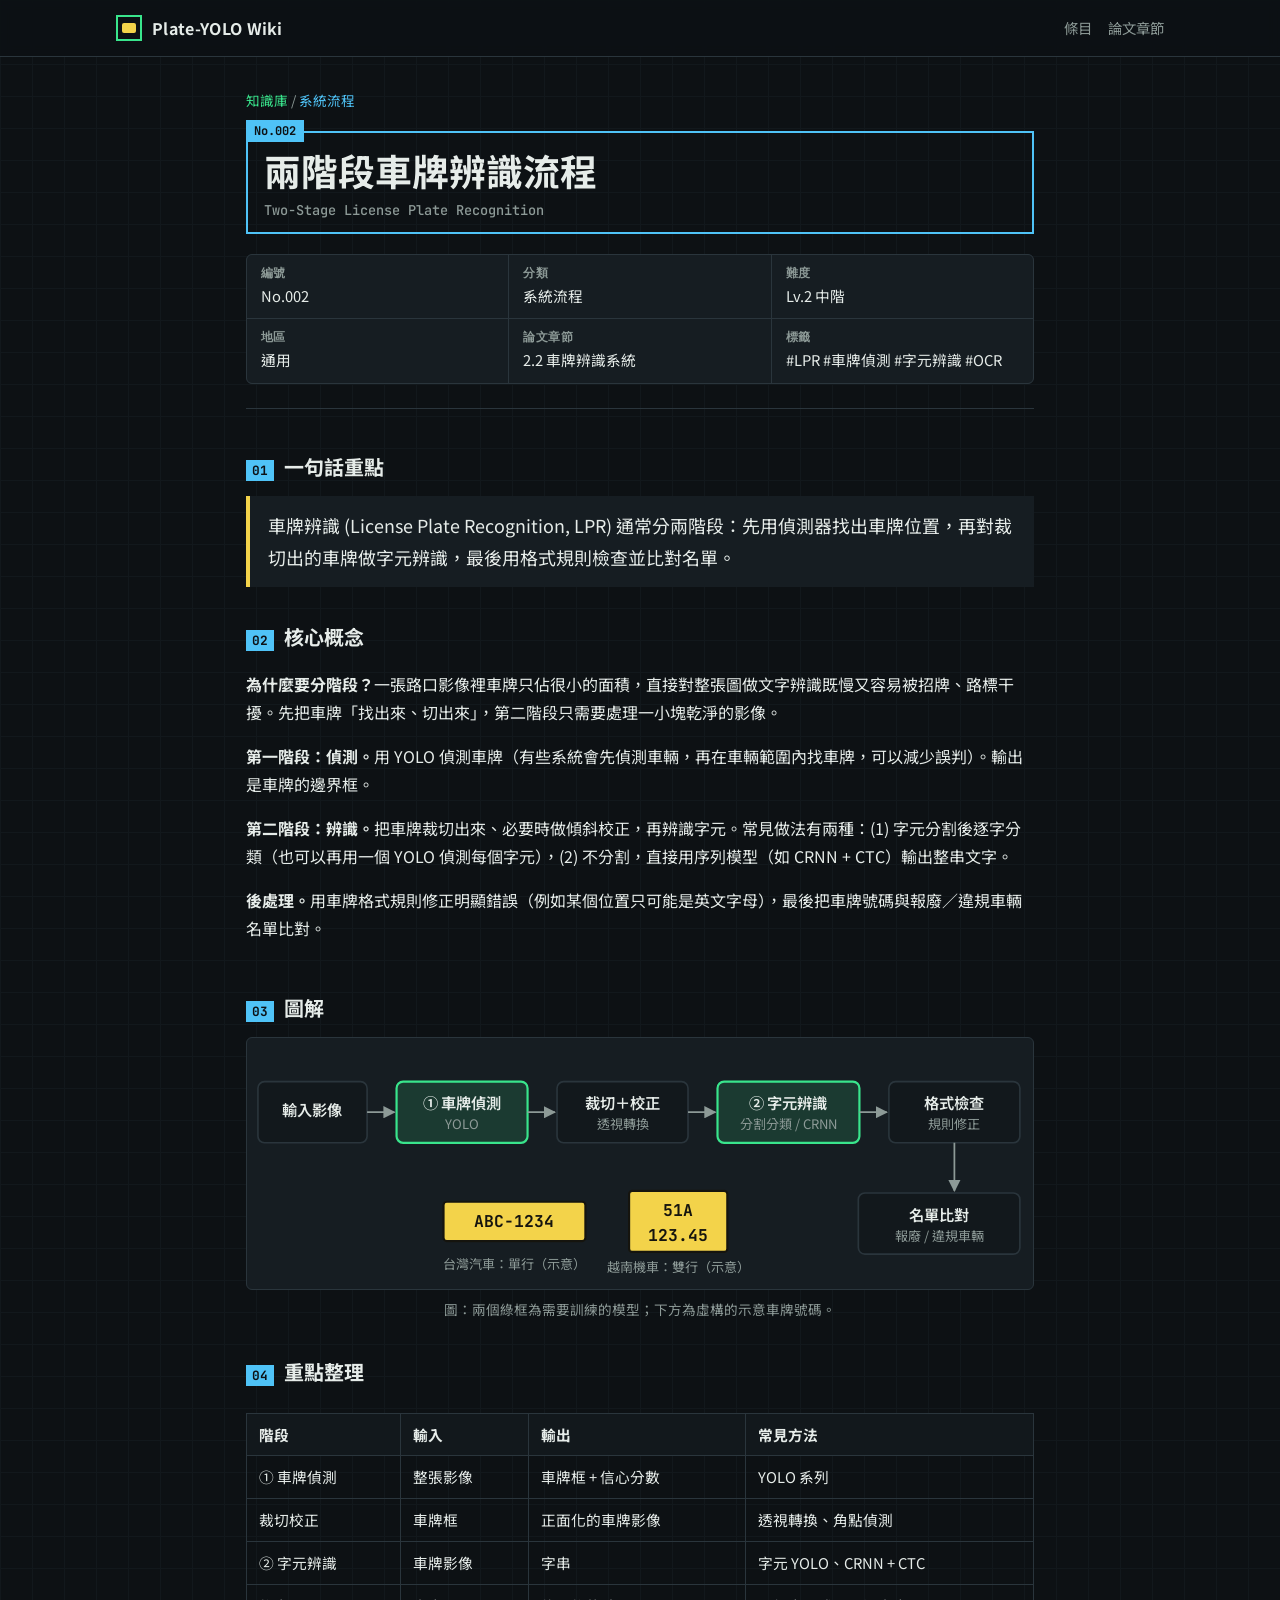
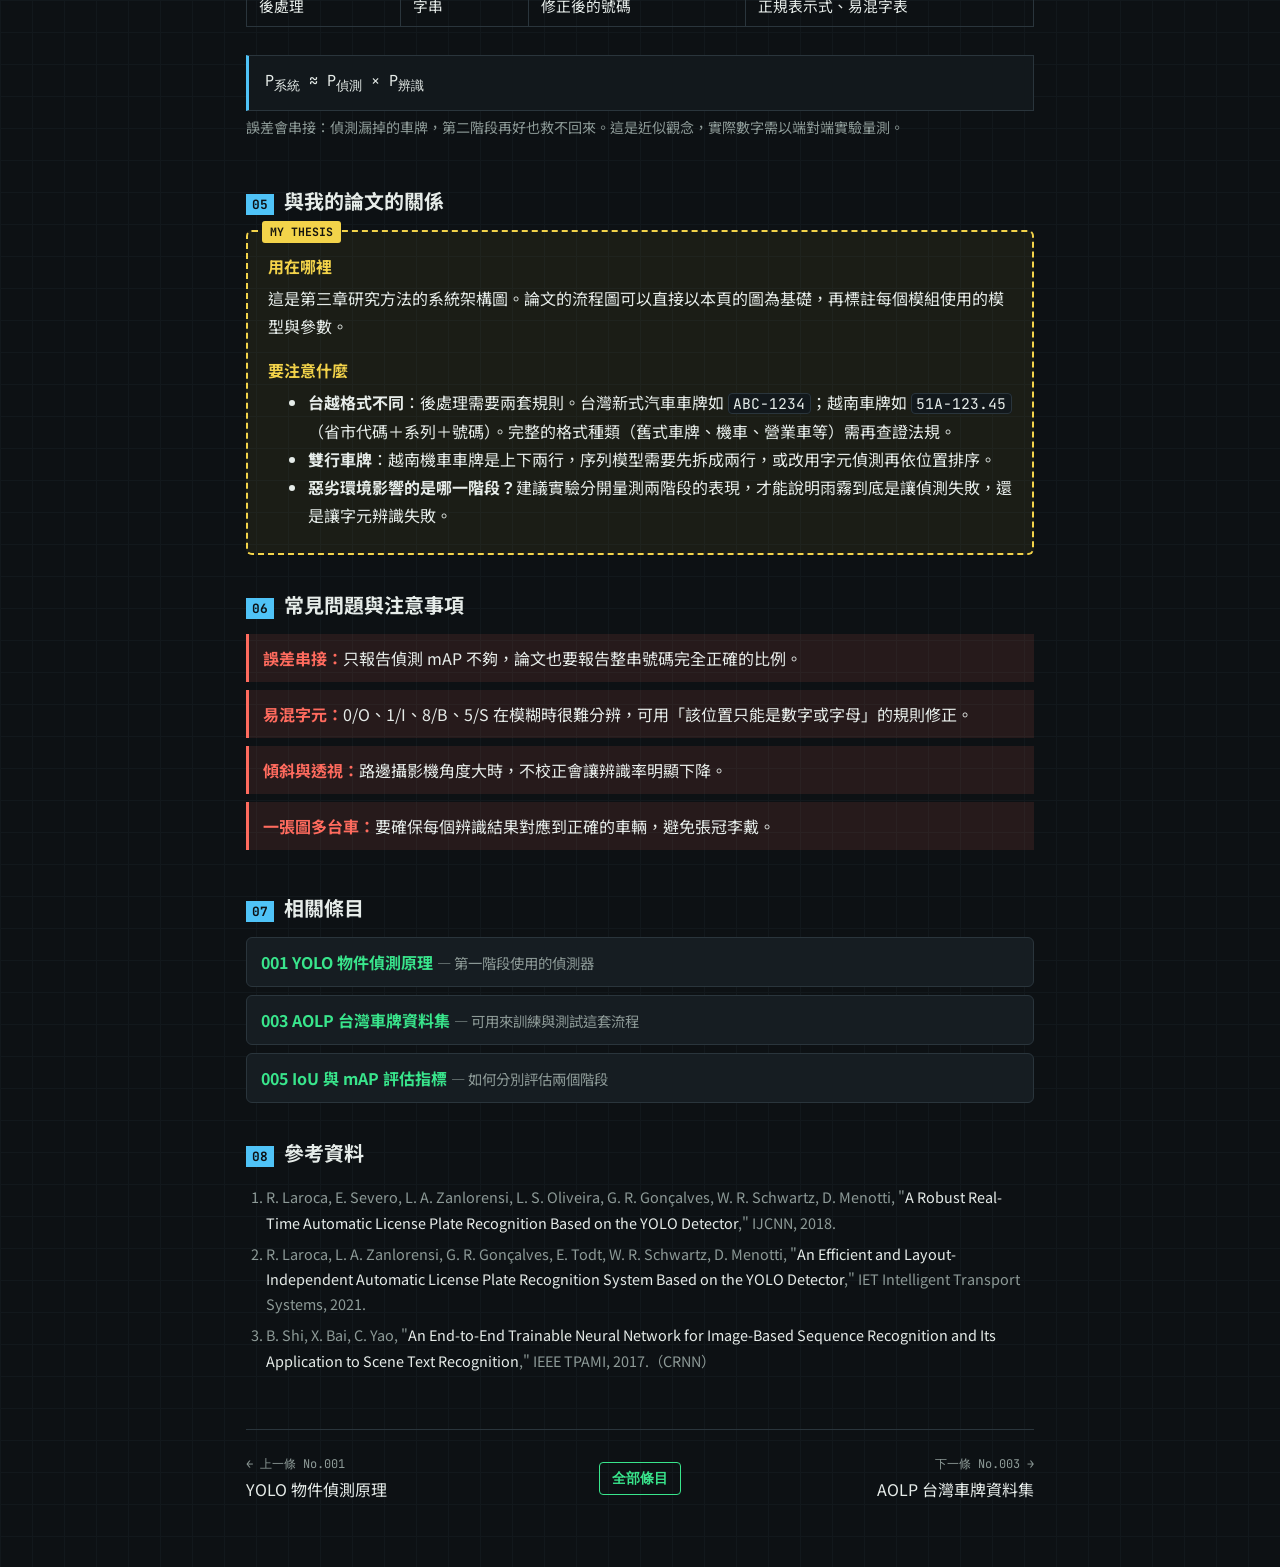
<file: entries/two-stage-lpr.html>
<!doctype html>
<html lang="zh-Hant">
<head>
  <meta charset="utf-8">
  <meta name="viewport" content="width=device-width, initial-scale=1">
  <title>兩階段車牌辨識流程｜YOLO 車牌辨識知識庫</title>
  <link rel="preconnect" href="https://fonts.googleapis.com">
  <link rel="preconnect" href="https://fonts.gstatic.com" crossorigin>
  <link href="https://fonts.googleapis.com/css2?family=JetBrains+Mono:wght@400;600;700&family=Noto+Sans+TC:wght@400;500;700;900&display=swap" rel="stylesheet">
  <link rel="stylesheet" href="../assets/style.css">
</head>
<body data-slug="two-stage-lpr">
  <header class="topbar">
    <div class="wrap">
      <a class="brand" href="../index.html"><span class="brand-mark"></span>Plate-YOLO Wiki</a>
      <nav><a href="../index.html#entries">條目</a><a href="../index.html#chapters">論文章節</a></nav>
    </div>
  </header>

  <main class="entry">
    <header class="entry-head">
      <p class="crumb"><a href="../index.html">知識庫</a> / <span data-fill="category"></span></p>
      <h1><span class="badge" data-fill="no"></span><span data-fill="title"></span><small data-fill="en"></small></h1>
      <dl class="spec" id="spec"></dl>
    </header>

    <section id="tldr">
      <h2><span class="sec-no">01</span>一句話重點</h2>
<p class="tldr">車牌辨識 (License Plate Recognition, LPR) 通常分兩階段：先用偵測器找出車牌位置，再對裁切出的車牌做字元辨識，最後用格式規則檢查並比對名單。</p>
    </section>

    <section id="concept">
      <h2><span class="sec-no">02</span>核心概念</h2>
<p><strong>為什麼要分階段？</strong>一張路口影像裡車牌只佔很小的面積，直接對整張圖做文字辨識既慢又容易被招牌、路標干擾。先把車牌「找出來、切出來」，第二階段只需要處理一小塊乾淨的影像。</p>
<p><strong>第一階段：偵測。</strong>用 YOLO 偵測車牌（有些系統會先偵測車輛，再在車輛範圍內找車牌，可以減少誤判）。輸出是車牌的邊界框。</p>
<p><strong>第二階段：辨識。</strong>把車牌裁切出來、必要時做傾斜校正，再辨識字元。常見做法有兩種：(1) 字元分割後逐字分類（也可以再用一個 YOLO 偵測每個字元），(2) 不分割，直接用序列模型（如 CRNN + CTC）輸出整串文字。</p>
<p><strong>後處理。</strong>用車牌格式規則修正明顯錯誤（例如某個位置只可能是英文字母），最後把車牌號碼與報廢／違規車輛名單比對。</p>
    </section>

    <section id="figure">
      <h2><span class="sec-no">03</span>圖解</h2>
<svg class="fig" viewBox="0 0 720 230" role="img" aria-label="兩階段車牌辨識流程：影像、車牌偵測、裁切校正、字元辨識、格式檢查、名單比對">
  <defs><marker id="arr" viewBox="0 0 10 10" refX="9" refY="5" markerWidth="7" markerHeight="7" orient="auto-start-reverse"><path d="M0,0 L10,5 L0,10 z"/></marker></defs>
  <rect class="node" x="10" y="40" width="100" height="56" rx="6"/><text class="node-t" x="60" y="68">輸入影像</text>
  <path class="flow" d="M110,68 H135" marker-end="url(#arr)"/>
  <rect class="node hi" x="137" y="40" width="120" height="56" rx="6"/><text class="node-t" x="197" y="61">① 車牌偵測</text><text class="note-t" x="197" y="83">YOLO</text>
  <path class="flow" d="M257,68 H282" marker-end="url(#arr)"/>
  <rect class="node" x="284" y="40" width="120" height="56" rx="6"/><text class="node-t" x="344" y="61">裁切＋校正</text><text class="note-t" x="344" y="83">透視轉換</text>
  <path class="flow" d="M404,68 H429" marker-end="url(#arr)"/>
  <rect class="node hi" x="431" y="40" width="130" height="56" rx="6"/><text class="node-t" x="496" y="61">② 字元辨識</text><text class="note-t" x="496" y="83">分割分類 / CRNN</text>
  <path class="flow" d="M561,68 H586" marker-end="url(#arr)"/>
  <rect class="node" x="588" y="40" width="120" height="56" rx="6"/><text class="node-t" x="648" y="61">格式檢查</text><text class="note-t" x="648" y="83">規則修正</text>
  <path class="flow" d="M648,96 V140" marker-end="url(#arr)"/>
  <rect class="node" x="560" y="142" width="148" height="56" rx="6"/><text class="node-t" x="634" y="164">名單比對</text><text class="note-t" x="634" y="186">報廢 / 違規車輛</text>
  <rect class="plate-r" x="180" y="150" width="130" height="36" rx="3"/><text class="plate-t" x="245" y="169">ABC-1234</text>
  <rect class="plate-r" x="350" y="140" width="90" height="56" rx="3"/><text class="plate-t" x="395" y="159">51A</text><text class="plate-t" x="395" y="182">123.45</text>
  <text class="note-t" x="245" y="212">台灣汽車：單行（示意）</text>
  <text class="note-t" x="395" y="214">越南機車：雙行（示意）</text>
</svg>
<p class="caption">圖：兩個綠框為需要訓練的模型；下方為虛構的示意車牌號碼。</p>
    </section>

    <section id="keypoints">
      <h2><span class="sec-no">04</span>重點整理</h2>
<div class="scroll-x"><table class="kv">
  <tr><th>階段</th><th>輸入</th><th>輸出</th><th>常見方法</th></tr>
  <tr><td>① 車牌偵測</td><td>整張影像</td><td>車牌框 + 信心分數</td><td>YOLO 系列</td></tr>
  <tr><td>裁切校正</td><td>車牌框</td><td>正面化的車牌影像</td><td>透視轉換、角點偵測</td></tr>
  <tr><td>② 字元辨識</td><td>車牌影像</td><td>字串</td><td>字元 YOLO、CRNN + CTC</td></tr>
  <tr><td>後處理</td><td>字串</td><td>修正後的號碼</td><td>正規表示式、易混字表</td></tr>
</table></div>
<div class="eq">P<sub>系統</sub> ≈ P<sub>偵測</sub> × P<sub>辨識</sub></div>
<p class="eq-note">誤差會串接：偵測漏掉的車牌，第二階段再好也救不回來。這是近似觀念，實際數字需以端對端實驗量測。</p>
    </section>

    <section id="thesis">
      <h2><span class="sec-no">05</span>與我的論文的關係</h2>
<div class="thesis-box">
  <h3>用在哪裡</h3>
  <p>這是第三章研究方法的系統架構圖。論文的流程圖可以直接以本頁的圖為基礎，再標註每個模組使用的模型與參數。</p>
  <h3>要注意什麼</h3>
  <ul>
    <li><strong>台越格式不同</strong>：後處理需要兩套規則。台灣新式汽車車牌如 <code>ABC-1234</code>；越南車牌如 <code>51A-123.45</code>（省市代碼＋系列＋號碼）。完整的格式種類（舊式車牌、機車、營業車等）需再查證法規。</li>
    <li><strong>雙行車牌</strong>：越南機車車牌是上下兩行，序列模型需要先拆成兩行，或改用字元偵測再依位置排序。</li>
    <li><strong>惡劣環境影響的是哪一階段？</strong>建議實驗分開量測兩階段的表現，才能說明雨霧到底是讓偵測失敗，還是讓字元辨識失敗。</li>
  </ul>
</div>
    </section>

    <section id="pitfalls">
      <h2><span class="sec-no">06</span>常見問題與注意事項</h2>
<ul class="pitfalls">
  <li><strong>誤差串接：</strong>只報告偵測 mAP 不夠，論文也要報告整串號碼完全正確的比例。</li>
  <li><strong>易混字元：</strong>0/O、1/I、8/B、5/S 在模糊時很難分辨，可用「該位置只能是數字或字母」的規則修正。</li>
  <li><strong>傾斜與透視：</strong>路邊攝影機角度大時，不校正會讓辨識率明顯下降。</li>
  <li><strong>一張圖多台車：</strong>要確保每個辨識結果對應到正確的車輛，避免張冠李戴。</li>
</ul>
    </section>

    <section id="related">
      <h2><span class="sec-no">07</span>相關條目</h2>
<ul class="related">
  <li><a href="yolo-basics.html">001 YOLO 物件偵測原理</a> <span>— 第一階段使用的偵測器</span></li>
  <li><a href="aolp-dataset.html">003 AOLP 台灣車牌資料集</a> <span>— 可用來訓練與測試這套流程</span></li>
  <li><a href="map-iou.html">005 IoU 與 mAP 評估指標</a> <span>— 如何分別評估兩個階段</span></li>
</ul>
    </section>

    <section id="references">
      <h2><span class="sec-no">08</span>參考資料</h2>
<ol class="refs">
  <li>R. Laroca, E. Severo, L. A. Zanlorensi, L. S. Oliveira, G. R. Gonçalves, W. R. Schwartz, D. Menotti, "<em>A Robust Real-Time Automatic License Plate Recognition Based on the YOLO Detector</em>," IJCNN, 2018.</li>
  <li>R. Laroca, L. A. Zanlorensi, G. R. Gonçalves, E. Todt, W. R. Schwartz, D. Menotti, "<em>An Efficient and Layout-Independent Automatic License Plate Recognition System Based on the YOLO Detector</em>," IET Intelligent Transport Systems, 2021.</li>
  <li>B. Shi, X. Bai, C. Yao, "<em>An End-to-End Trainable Neural Network for Image-Based Sequence Recognition and Its Application to Scene Text Recognition</em>," IEEE TPAMI, 2017.（CRNN）</li>
</ol>
    </section>

    <nav id="pager"></nav>
  </main>

  <script src="../assets/entries.js"></script>
  <script src="../assets/app.js"></script>
</body>
</html>
</file>
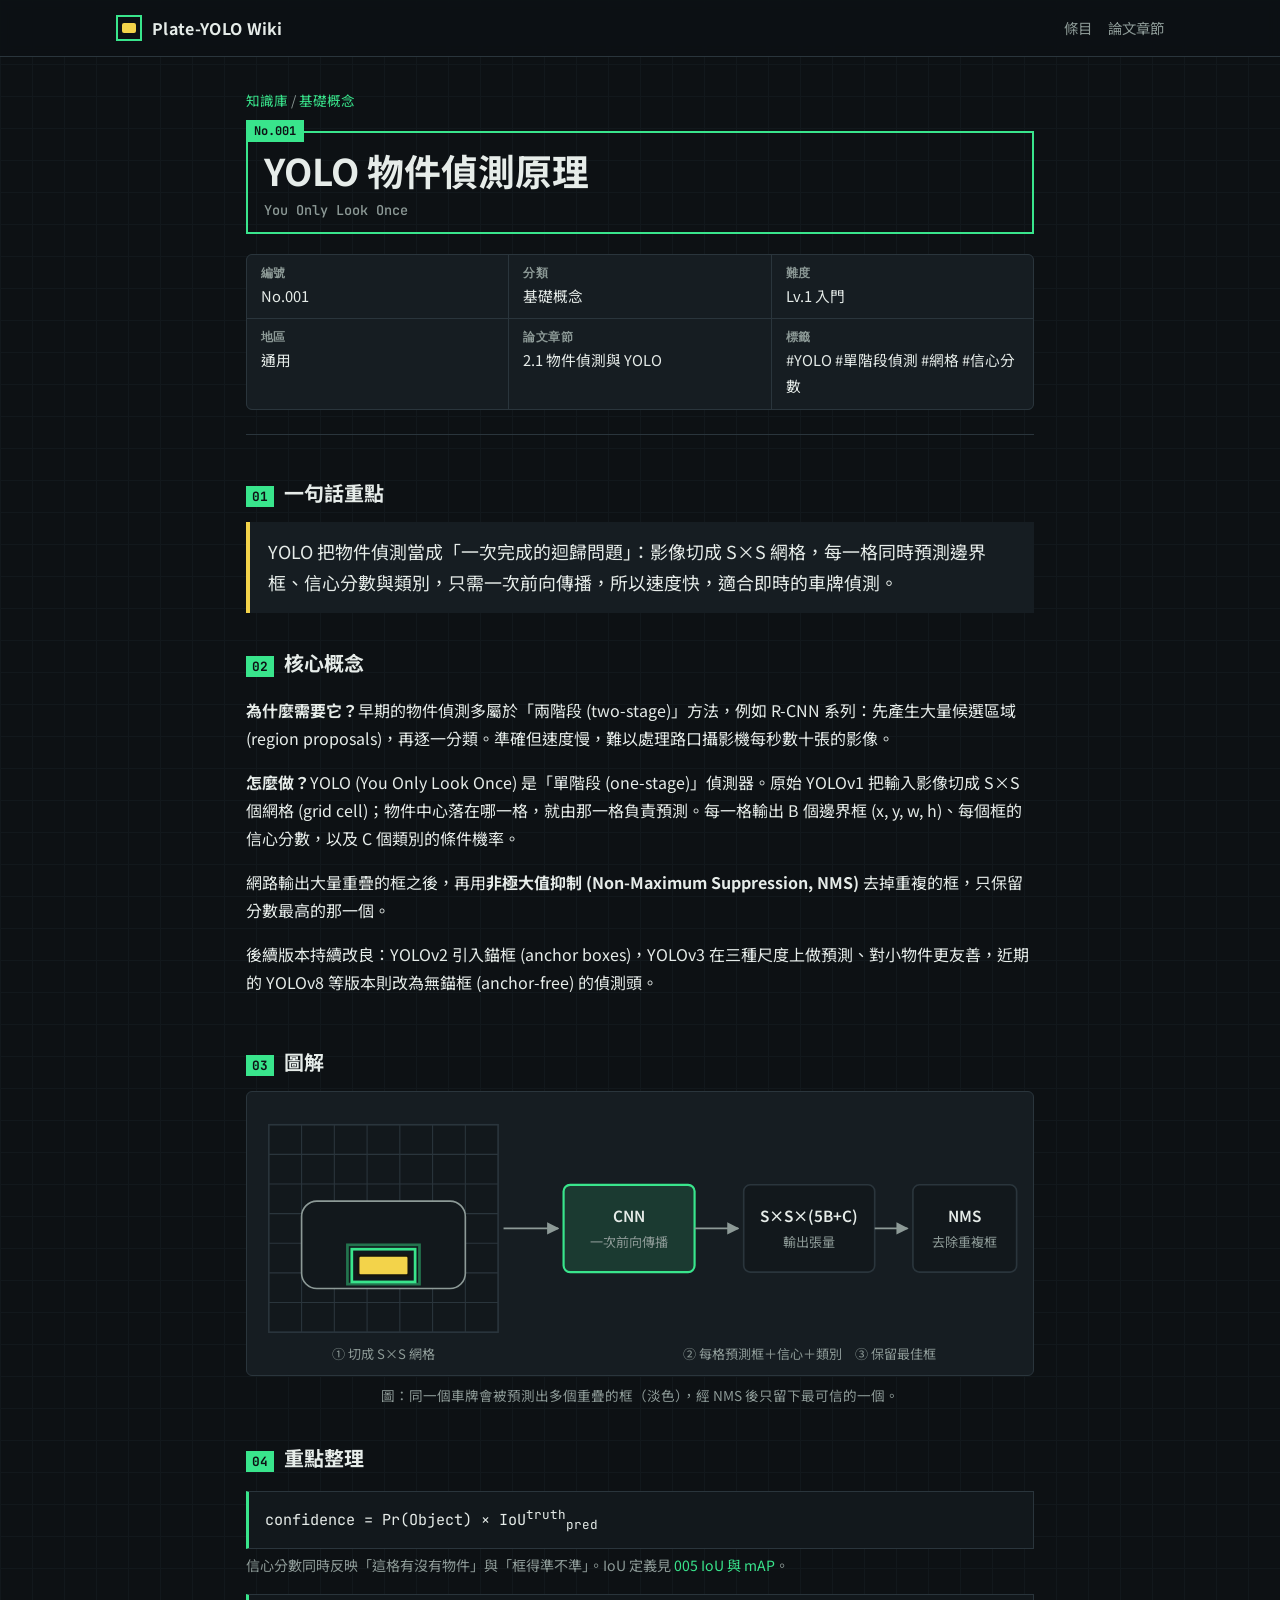
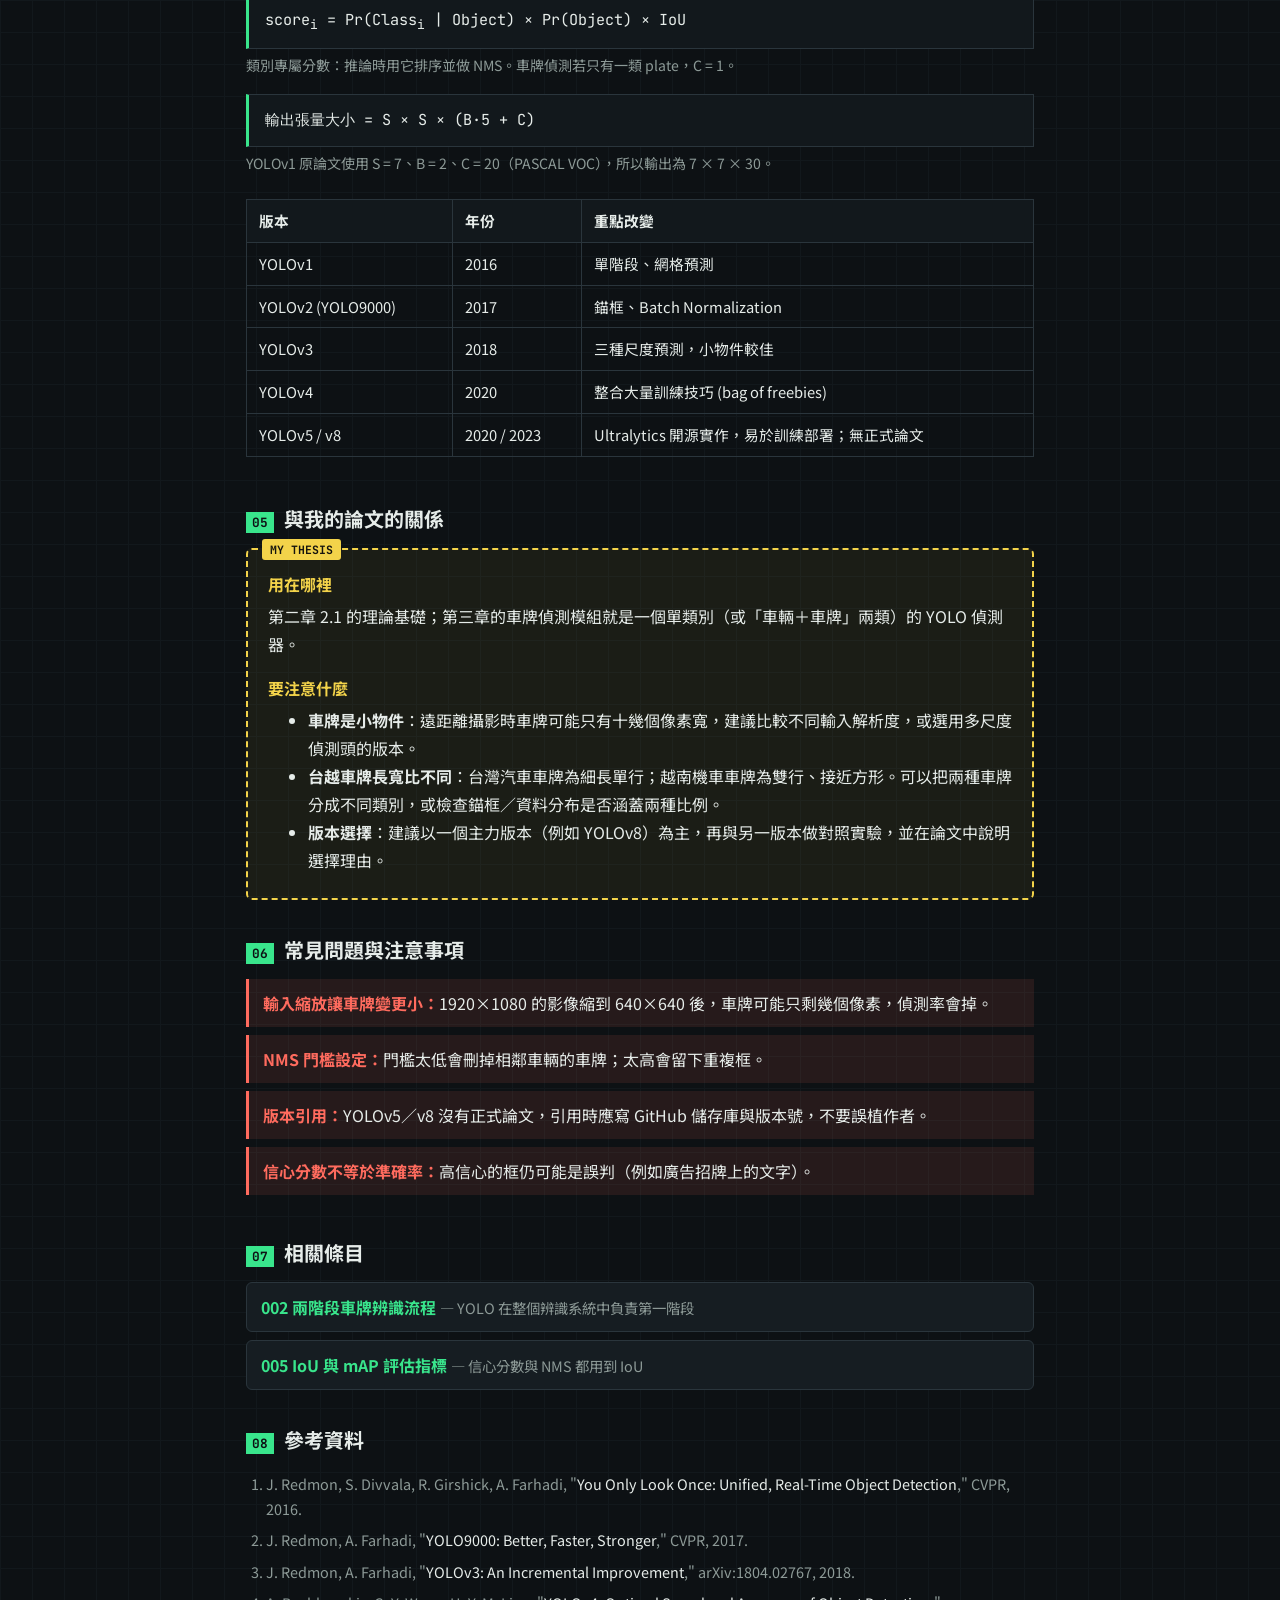
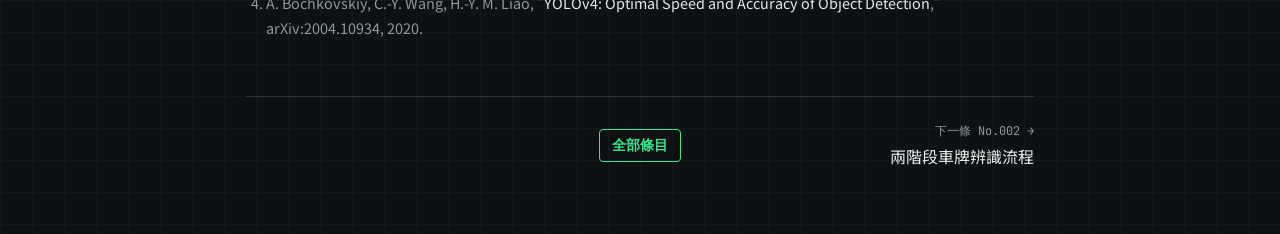
<file: entries/yolo-basics.html>
<!doctype html>
<html lang="zh-Hant">
<head>
  <meta charset="utf-8">
  <meta name="viewport" content="width=device-width, initial-scale=1">
  <title>YOLO 物件偵測原理｜YOLO 車牌辨識知識庫</title>
  <link rel="preconnect" href="https://fonts.googleapis.com">
  <link rel="preconnect" href="https://fonts.gstatic.com" crossorigin>
  <link href="https://fonts.googleapis.com/css2?family=JetBrains+Mono:wght@400;600;700&family=Noto+Sans+TC:wght@400;500;700;900&display=swap" rel="stylesheet">
  <link rel="stylesheet" href="../assets/style.css">
</head>
<body data-slug="yolo-basics">
  <header class="topbar">
    <div class="wrap">
      <a class="brand" href="../index.html"><span class="brand-mark"></span>Plate-YOLO Wiki</a>
      <nav><a href="../index.html#entries">條目</a><a href="../index.html#chapters">論文章節</a></nav>
    </div>
  </header>

  <main class="entry">
    <header class="entry-head">
      <p class="crumb"><a href="../index.html">知識庫</a> / <span data-fill="category"></span></p>
      <h1><span class="badge" data-fill="no"></span><span data-fill="title"></span><small data-fill="en"></small></h1>
      <dl class="spec" id="spec"></dl>
    </header>

    <section id="tldr">
      <h2><span class="sec-no">01</span>一句話重點</h2>
<p class="tldr">YOLO 把物件偵測當成「一次完成的迴歸問題」：影像切成 S×S 網格，每一格同時預測邊界框、信心分數與類別，只需一次前向傳播，所以速度快，適合即時的車牌偵測。</p>
    </section>

    <section id="concept">
      <h2><span class="sec-no">02</span>核心概念</h2>
<p><strong>為什麼需要它？</strong>早期的物件偵測多屬於「兩階段 (two-stage)」方法，例如 R-CNN 系列：先產生大量候選區域 (region proposals)，再逐一分類。準確但速度慢，難以處理路口攝影機每秒數十張的影像。</p>
<p><strong>怎麼做？</strong>YOLO (You Only Look Once) 是「單階段 (one-stage)」偵測器。原始 YOLOv1 把輸入影像切成 S×S 個網格 (grid cell)；物件中心落在哪一格，就由那一格負責預測。每一格輸出 B 個邊界框 (x, y, w, h)、每個框的信心分數，以及 C 個類別的條件機率。</p>
<p>網路輸出大量重疊的框之後，再用<strong>非極大值抑制 (Non-Maximum Suppression, NMS)</strong> 去掉重複的框，只保留分數最高的那一個。</p>
<p>後續版本持續改良：YOLOv2 引入錨框 (anchor boxes)，YOLOv3 在三種尺度上做預測、對小物件更友善，近期的 YOLOv8 等版本則改為無錨框 (anchor-free) 的偵測頭。</p>
    </section>

    <section id="figure">
      <h2><span class="sec-no">03</span>圖解</h2>
<svg class="fig" viewBox="0 0 720 260" role="img" aria-label="YOLO 流程：影像切成網格，CNN 輸出張量，經過 NMS 得到車牌框">
  <defs><marker id="arr" viewBox="0 0 10 10" refX="9" refY="5" markerWidth="7" markerHeight="7" orient="auto-start-reverse"><path d="M0,0 L10,5 L0,10 z"/></marker></defs>
  <rect class="node" x="20" y="30" width="210" height="190"/>
  <line class="grid-l" x1="50.0" y1="30" x2="50.0" y2="220"/><line class="grid-l" x1="20" y1="57.1" x2="230" y2="57.1"/><line class="grid-l" x1="80.0" y1="30" x2="80.0" y2="220"/><line class="grid-l" x1="20" y1="84.3" x2="230" y2="84.3"/><line class="grid-l" x1="110.0" y1="30" x2="110.0" y2="220"/><line class="grid-l" x1="20" y1="111.4" x2="230" y2="111.4"/><line class="grid-l" x1="140.0" y1="30" x2="140.0" y2="220"/><line class="grid-l" x1="20" y1="138.6" x2="230" y2="138.6"/><line class="grid-l" x1="170.0" y1="30" x2="170.0" y2="220"/><line class="grid-l" x1="20" y1="165.7" x2="230" y2="165.7"/><line class="grid-l" x1="200.0" y1="30" x2="200.0" y2="220"/><line class="grid-l" x1="20" y1="192.9" x2="230" y2="192.9"/>
  <rect class="car" x="50" y="100" width="150" height="80" rx="14"/>
  <rect class="plate-r" x="102" y="150" width="46" height="18" rx="2"/>
  <rect class="bbox" x="96" y="144" width="58" height="30"/>
  <rect class="bbox" x="92" y="140" width="66" height="36" opacity=".45"/>
  <text class="note-t" x="125" y="245">① 切成 S×S 網格</text>
  <path class="flow" d="M235,125 H285" marker-end="url(#arr)"/>
  <rect class="node hi" x="290" y="85" width="120" height="80" rx="6"/>
  <text class="node-t" x="350" y="115">CNN</text>
  <text class="note-t" x="350" y="142">一次前向傳播</text>
  <path class="flow" d="M410,125 H450" marker-end="url(#arr)"/>
  <rect class="node" x="455" y="85" width="120" height="80" rx="6"/>
  <text class="node-t" x="515" y="115">S×S×(5B+C)</text>
  <text class="note-t" x="515" y="142">輸出張量</text>
  <path class="flow" d="M575,125 H605" marker-end="url(#arr)"/>
  <rect class="node" x="610" y="85" width="95" height="80" rx="6"/>
  <text class="node-t" x="657" y="115">NMS</text>
  <text class="note-t" x="657" y="142">去除重複框</text>
  <text class="note-t" x="515" y="245">② 每格預測框＋信心＋類別　③ 保留最佳框</text>
</svg>
<p class="caption">圖：同一個車牌會被預測出多個重疊的框（淡色），經 NMS 後只留下最可信的一個。</p>
    </section>

    <section id="keypoints">
      <h2><span class="sec-no">04</span>重點整理</h2>
<div class="eq">confidence = Pr(Object) × IoU<sup>truth</sup><sub>pred</sub></div>
<p class="eq-note">信心分數同時反映「這格有沒有物件」與「框得準不準」。IoU 定義見 <a href="map-iou.html">005 IoU 與 mAP</a>。</p>
<div class="eq">score<sub>i</sub> = Pr(Class<sub>i</sub> | Object) × Pr(Object) × IoU</div>
<p class="eq-note">類別專屬分數：推論時用它排序並做 NMS。車牌偵測若只有一類 plate，C = 1。</p>
<div class="eq">輸出張量大小 = S × S × (B·5 + C)</div>
<p class="eq-note">YOLOv1 原論文使用 S = 7、B = 2、C = 20（PASCAL VOC），所以輸出為 7 × 7 × 30。</p>
<div class="scroll-x"><table class="kv">
  <tr><th>版本</th><th>年份</th><th>重點改變</th></tr>
  <tr><td>YOLOv1</td><td>2016</td><td>單階段、網格預測</td></tr>
  <tr><td>YOLOv2 (YOLO9000)</td><td>2017</td><td>錨框、Batch Normalization</td></tr>
  <tr><td>YOLOv3</td><td>2018</td><td>三種尺度預測，小物件較佳</td></tr>
  <tr><td>YOLOv4</td><td>2020</td><td>整合大量訓練技巧 (bag of freebies)</td></tr>
  <tr><td>YOLOv5 / v8</td><td>2020 / 2023</td><td>Ultralytics 開源實作，易於訓練部署；無正式論文</td></tr>
</table></div>
    </section>

    <section id="thesis">
      <h2><span class="sec-no">05</span>與我的論文的關係</h2>
<div class="thesis-box">
  <h3>用在哪裡</h3>
  <p>第二章 2.1 的理論基礎；第三章的車牌偵測模組就是一個單類別（或「車輛＋車牌」兩類）的 YOLO 偵測器。</p>
  <h3>要注意什麼</h3>
  <ul>
    <li><strong>車牌是小物件</strong>：遠距離攝影時車牌可能只有十幾個像素寬，建議比較不同輸入解析度，或選用多尺度偵測頭的版本。</li>
    <li><strong>台越車牌長寬比不同</strong>：台灣汽車車牌為細長單行；越南機車車牌為雙行、接近方形。可以把兩種車牌分成不同類別，或檢查錨框／資料分布是否涵蓋兩種比例。</li>
    <li><strong>版本選擇</strong>：建議以一個主力版本（例如 YOLOv8）為主，再與另一版本做對照實驗，並在論文中說明選擇理由。</li>
  </ul>
</div>
    </section>

    <section id="pitfalls">
      <h2><span class="sec-no">06</span>常見問題與注意事項</h2>
<ul class="pitfalls">
  <li><strong>輸入縮放讓車牌變更小：</strong>1920×1080 的影像縮到 640×640 後，車牌可能只剩幾個像素，偵測率會掉。</li>
  <li><strong>NMS 門檻設定：</strong>門檻太低會刪掉相鄰車輛的車牌；太高會留下重複框。</li>
  <li><strong>版本引用：</strong>YOLOv5／v8 沒有正式論文，引用時應寫 GitHub 儲存庫與版本號，不要誤植作者。</li>
  <li><strong>信心分數不等於準確率：</strong>高信心的框仍可能是誤判（例如廣告招牌上的文字）。</li>
</ul>
    </section>

    <section id="related">
      <h2><span class="sec-no">07</span>相關條目</h2>
<ul class="related">
  <li><a href="two-stage-lpr.html">002 兩階段車牌辨識流程</a> <span>— YOLO 在整個辨識系統中負責第一階段</span></li>
  <li><a href="map-iou.html">005 IoU 與 mAP 評估指標</a> <span>— 信心分數與 NMS 都用到 IoU</span></li>
</ul>
    </section>

    <section id="references">
      <h2><span class="sec-no">08</span>參考資料</h2>
<ol class="refs">
  <li>J. Redmon, S. Divvala, R. Girshick, A. Farhadi, "<em>You Only Look Once: Unified, Real-Time Object Detection</em>," CVPR, 2016.</li>
  <li>J. Redmon, A. Farhadi, "<em>YOLO9000: Better, Faster, Stronger</em>," CVPR, 2017.</li>
  <li>J. Redmon, A. Farhadi, "<em>YOLOv3: An Incremental Improvement</em>," arXiv:1804.02767, 2018.</li>
  <li>A. Bochkovskiy, C.-Y. Wang, H.-Y. M. Liao, "<em>YOLOv4: Optimal Speed and Accuracy of Object Detection</em>," arXiv:2004.10934, 2020.</li>
</ol>
    </section>

    <nav id="pager"></nav>
  </main>

  <script src="../assets/entries.js"></script>
  <script src="../assets/app.js"></script>
</body>
</html>
</file>
<file: assets/style.css>
/* YOLO 車牌辨識知識庫 — 全站唯一樣式表
 * 顏色只能用 :root 變數（AGENTS.md 第 6 節）
 */
:root {
  --bg: #0d1114;
  --bg-2: #12181c;
  --panel: #161d22;
  --line: #2a353c;
  --text: #e6ece9;
  --muted: #8d9a97;
  --accent: #39e58c;      /* 偵測框綠 */
  --accent-dim: rgba(57, 229, 140, .14);
  --plate: #f3d34a;       /* 車牌黃 */
  --plate-ink: #15140e;
  --warn: #ff6b5e;
  --warn-dim: rgba(255, 107, 94, .1);

  --cat-concept: #39e58c;
  --cat-pipeline: #4fc3f7;
  --cat-dataset: #f3d34a;
  --cat-adverse: #ff8a5c;
  --cat-metric: #c792ea;
  --cat-arch: #7ee0d2;

  --radius: 6px;
  --maxw: 1080px;
  --font: "Noto Sans TC", system-ui, -apple-system, "PingFang TC", "Microsoft JhengHei", sans-serif;
  --mono: "JetBrains Mono", ui-monospace, Consolas, monospace;
}

* { box-sizing: border-box; }
html { -webkit-text-size-adjust: 100%; }
body {
  --c: var(--accent);
  margin: 0;
  background-color: var(--bg);
  background-image:
    linear-gradient(var(--bg-2) 1px, transparent 1px),
    linear-gradient(90deg, var(--bg-2) 1px, transparent 1px);
  background-size: 32px 32px;
  color: var(--text);
  font-family: var(--font);
  font-size: 16px;
  line-height: 1.75;
  overflow-x: hidden;
}
a { color: var(--accent); text-decoration: none; }
a:hover { text-decoration: underline; }
code, .mono { font-family: var(--mono); font-size: .92em; }
code { background: var(--bg-2); border: 1px solid var(--line); border-radius: 4px; padding: 0 .3em; }
.wrap { max-width: var(--maxw); margin: 0 auto; padding: 0 16px; }

/* 分類色：任何元素加上 cat-* 就取得 --c */
.cat-concept  { --c: var(--cat-concept); }
.cat-pipeline { --c: var(--cat-pipeline); }
.cat-dataset  { --c: var(--cat-dataset); }
.cat-adverse  { --c: var(--cat-adverse); }
.cat-metric   { --c: var(--cat-metric); }
.cat-arch     { --c: var(--cat-arch); }

/* ---------- 頂欄 ---------- */
.topbar { border-bottom: 1px solid var(--line); background: rgba(13, 17, 20, .9); position: sticky; top: 0; z-index: 10; backdrop-filter: blur(6px); }
.topbar .wrap { display: flex; align-items: center; justify-content: space-between; gap: 12px; height: 56px; }
.brand { display: flex; align-items: center; gap: 10px; color: var(--text); font-weight: 700; letter-spacing: .02em; }
.brand:hover { text-decoration: none; }
.brand-mark { width: 26px; height: 26px; border: 2px solid var(--accent); position: relative; flex: none; }
.brand-mark::after { content: ""; position: absolute; inset: 6px 4px; background: var(--plate); border-radius: 2px; }
.topbar nav { display: flex; gap: 16px; font-size: .9rem; }
.topbar nav a { color: var(--muted); }
.topbar nav a:hover { color: var(--text); }

/* ---------- 首頁 Hero ---------- */
.hero { padding: 56px 0 32px; }
.hero .kicker { font-family: var(--mono); color: var(--accent); font-size: .85rem; margin: 0 0 12px; }
.hero h1 { font-size: clamp(1.9rem, 5vw, 3rem); line-height: 1.2; margin: 0 0 16px; font-weight: 900; }
.hero h1 .boxed { position: relative; padding: 0 .15em; display: inline-block; outline: 2px solid var(--accent); outline-offset: 2px; }
.hero h1 .boxed::before {
  content: "plate 0.97"; position: absolute; left: -2px; top: -1.5em;
  font: 600 .32em/1 var(--mono); background: var(--accent); color: var(--bg); padding: .35em .5em;
}
.hero p.lead { color: var(--muted); max-width: 720px; margin: 0 0 24px; font-size: 1.05rem; }
.stats { display: flex; flex-wrap: wrap; gap: 12px; margin: 0; padding: 0; list-style: none; }
.stats li { border: 1px solid var(--line); background: var(--panel); border-radius: var(--radius); padding: 10px 16px; min-width: 120px; }
.stats b { display: block; font: 700 1.6rem/1.2 var(--mono); color: var(--plate); }
.stats span { color: var(--muted); font-size: .85rem; }

/* ---------- 工具列 ---------- */
.toolbar { display: flex; flex-wrap: wrap; gap: 12px; align-items: center; justify-content: space-between; margin: 24px 0 16px; }
.chips { display: flex; flex-wrap: wrap; gap: 8px; }
.chip {
  font: inherit; font-size: .88rem; cursor: pointer;
  background: transparent; color: var(--text);
  border: 1px solid var(--line); border-left: 3px solid var(--c);
  padding: 4px 12px; border-radius: 4px;
}
.chip:hover { border-color: var(--c); }
.chip.on { background: var(--c); color: var(--bg); border-color: var(--c); font-weight: 700; }
.chip-n { font-family: var(--mono); opacity: .7; font-size: .8em; }
.search {
  font: inherit; color: var(--text); background: var(--panel);
  border: 1px solid var(--line); border-radius: 4px; padding: 6px 12px;
  width: 100%; max-width: 280px;
}
.search:focus { outline: 2px solid var(--accent); outline-offset: 1px; }
.count { font-family: var(--mono); color: var(--muted); font-size: .85rem; margin: 0 0 12px; }
.empty { color: var(--muted); border: 1px dashed var(--line); padding: 24px; text-align: center; border-radius: var(--radius); }

/* ---------- 卡片（偵測框造型） ---------- */
.grid { display: grid; grid-template-columns: repeat(auto-fill, minmax(290px, 1fr)); gap: 28px 20px; padding-top: 12px; }
.card {
  position: relative; display: block; color: var(--text);
  background: var(--panel); border: 1px solid var(--line);
  padding: 30px 20px 18px; border-radius: 2px;
  transition: border-color .15s, transform .15s;
}
.card:hover { text-decoration: none; border-color: var(--c); transform: translateY(-2px); }
.corner { position: absolute; width: 14px; height: 14px; border: 0 solid var(--c); }
.corner.tl { top: -1px; left: -1px; border-top-width: 3px; border-left-width: 3px; }
.corner.tr { top: -1px; right: -1px; border-top-width: 3px; border-right-width: 3px; }
.corner.bl { bottom: -1px; left: -1px; border-bottom-width: 3px; border-left-width: 3px; }
.corner.br { bottom: -1px; right: -1px; border-bottom-width: 3px; border-right-width: 3px; }
.det-label {
  position: absolute; top: -12px; left: -1px;
  background: var(--c); color: var(--bg);
  font: 700 .75rem/1 var(--mono); padding: 5px 8px;
}
.plate {
  position: absolute; top: 14px; right: 16px;
  background: var(--plate); color: var(--plate-ink);
  font: 700 .78rem/1 var(--mono); padding: 4px 8px; border-radius: 3px;
  border: 2px solid var(--plate-ink); box-shadow: 0 0 0 1px var(--plate);
}
.card h3 { margin: 8px 0 0; font-size: 1.2rem; line-height: 1.4; padding-right: 72px; }
.card .en { margin: 0 0 8px; font-family: var(--mono); font-size: .78rem; color: var(--muted); }
.card .sum { margin: 0 0 12px; font-size: .94rem; }
.card .meta { display: flex; gap: 12px; margin: 0 0 6px; font-family: var(--mono); font-size: .78rem; color: var(--c); }
.card .tags { margin: 0; display: flex; flex-wrap: wrap; gap: 4px 10px; font-size: .78rem; color: var(--muted); }

/* ---------- 章節地圖 ---------- */
.section-title { font-size: 1.3rem; margin: 56px 0 8px; display: flex; align-items: center; gap: 10px; }
.section-title::before { content: ""; width: 10px; height: 10px; background: var(--accent); }
.section-sub { color: var(--muted); margin: 0 0 16px; font-size: .92rem; }
.chapter-map { list-style: none; margin: 0; padding: 0; border: 1px solid var(--line); border-radius: var(--radius); background: var(--panel); }
.chapter-map li { display: grid; grid-template-columns: 220px 1fr; gap: 12px; padding: 12px 16px; border-top: 1px solid var(--line); }
.chapter-map li:first-child { border-top: 0; }
.chapter-map .ch-name { font-weight: 700; }
.chapter-map .ch-links { display: flex; flex-wrap: wrap; gap: 6px 16px; }
.chapter-map .todo { color: var(--muted); font-style: italic; font-size: .9rem; }
.chapter-map li.is-empty .ch-name { color: var(--muted); }

.howto { display: grid; grid-template-columns: repeat(auto-fit, minmax(220px, 1fr)); gap: 12px; counter-reset: step; margin: 0; padding: 0; list-style: none; }
.howto li { counter-increment: step; background: var(--panel); border: 1px solid var(--line); border-radius: var(--radius); padding: 16px; font-size: .92rem; }
.howto li::before { content: "STEP " counter(step); display: block; font: 700 .75rem var(--mono); color: var(--accent); margin-bottom: 6px; }

/* ---------- 條目頁 ---------- */
.entry { max-width: 820px; margin: 0 auto; padding: 32px 16px 64px; }
.entry-head { border-bottom: 1px solid var(--line); padding-bottom: 24px; margin-bottom: 8px; }
.crumb { font-size: .85rem; color: var(--muted); margin: 0 0 18px; }
.crumb [data-fill="category"] { color: var(--c); }
.entry h1 { font-size: clamp(1.6rem, 4.5vw, 2.3rem); line-height: 1.3; margin: 18px 0 20px; position: relative; padding: 14px 16px 12px; border: 2px solid var(--c); }
.entry h1 small { display: block; font: 500 .85rem/1.4 var(--mono); color: var(--muted); margin-top: 6px; }
.entry h1 .badge {
  position: absolute; top: -13px; left: -2px;
  background: var(--c); color: var(--bg);
  font: 700 .75rem/1 var(--mono); padding: 5px 8px;
}
.spec { display: grid; grid-template-columns: repeat(3, 1fr); gap: 1px; background: var(--line); border: 1px solid var(--line); border-radius: var(--radius); overflow: hidden; margin: 0; }
.spec div { background: var(--panel); padding: 10px 14px; }
.spec dt { font: 600 .72rem var(--mono); color: var(--muted); letter-spacing: .04em; }
.spec dd { margin: 2px 0 0; font-size: .92rem; }

.entry section { padding-top: 32px; }
.entry h2 { font-size: 1.25rem; margin: 0 0 12px; display: flex; align-items: baseline; gap: 10px; }
.sec-no { font: 700 .8rem var(--mono); color: var(--bg); background: var(--c); padding: 2px 6px; }
.tldr { font-size: 1.12rem; border-left: 4px solid var(--plate); background: var(--panel); padding: 14px 18px; margin: 0; }

.fig { width: 100%; height: auto; display: block; background: var(--panel); border: 1px solid var(--line); border-radius: var(--radius); }
.fig .node { fill: var(--bg-2); stroke: var(--line); stroke-width: 1.5; }
.fig .node.hi { stroke: var(--accent); stroke-width: 2; fill: var(--accent-dim); }
.fig .node-t { fill: var(--text); font: 600 14px var(--font); text-anchor: middle; dominant-baseline: middle; }
.fig .note-t { fill: var(--muted); font: 12px var(--font); text-anchor: middle; }
.fig .note-t.l { text-anchor: start; }
.fig .flow { fill: none; stroke: var(--muted); stroke-width: 1.6; }
.fig .flow.dash { stroke-dasharray: 5 4; }
.fig marker path { fill: var(--muted); }
.fig .bbox { fill: none; stroke: var(--accent); stroke-width: 2.5; }
.fig .bbox.gt { stroke: var(--plate); stroke-dasharray: 6 4; }
.fig .bbox.fill { fill: var(--accent-dim); }
.fig .grid-l { stroke: var(--line); stroke-width: 1; }
.fig .plate-r { fill: var(--plate); stroke: var(--plate-ink); stroke-width: 2; }
.fig .plate-t { fill: var(--plate-ink); font: 700 15px var(--mono); text-anchor: middle; dominant-baseline: middle; }
.fig .car { fill: var(--bg-2); stroke: var(--muted); stroke-width: 1.5; }
.fig .haze { fill: var(--muted); opacity: .35; }
.fig .rain { stroke: var(--cat-pipeline); stroke-width: 1.5; opacity: .6; }
.fig .tag-r { fill: var(--accent); }
.fig .tag-t { fill: var(--bg); font: 700 11px var(--mono); }
.fig .ovl { fill: var(--accent); opacity: .35; }
.caption { color: var(--muted); font-size: .85rem; margin: 8px 0 0; text-align: center; }

.eq { font-family: var(--mono); background: var(--bg-2); border: 1px solid var(--line); border-left: 3px solid var(--c); padding: 12px 16px; margin: 16px 0 4px; overflow-x: auto; white-space: nowrap; font-size: .95rem; }
.eq-note { color: var(--muted); font-size: .88rem; margin: 0 0 12px; }
.scroll-x { overflow-x: auto; }
.kv { width: 100%; border-collapse: collapse; font-size: .92rem; margin: 12px 0; }
.kv th, .kv td { border: 1px solid var(--line); padding: 8px 12px; text-align: left; vertical-align: top; }
.kv th { background: var(--bg-2); font-weight: 700; white-space: nowrap; }

.thesis-box { position: relative; border: 2px dashed var(--plate); background: rgba(243, 211, 74, .06); padding: 20px 20px 8px; border-radius: var(--radius); }
.thesis-box::before { content: "MY THESIS"; position: absolute; top: -11px; left: 14px; background: var(--plate); color: var(--plate-ink); font: 700 .72rem/1 var(--mono); padding: 5px 8px; border-radius: 3px; }
.thesis-box h3 { font-size: 1rem; margin: 0 0 4px; color: var(--plate); }
.thesis-box p, .thesis-box ul { margin-top: 0; }

.pitfalls { list-style: none; padding: 0; margin: 0; }
.pitfalls li { background: var(--warn-dim); border-left: 3px solid var(--warn); padding: 10px 14px; margin-bottom: 8px; }
.pitfalls li strong { color: var(--warn); }

.related { list-style: none; padding: 0; margin: 0; display: grid; gap: 8px; }
.related li { border: 1px solid var(--line); background: var(--panel); padding: 10px 14px; border-radius: var(--radius); }
.related li a { font-weight: 700; }
.related li span { color: var(--muted); font-size: .9rem; }

.refs { padding-left: 1.4em; font-size: .9rem; color: var(--muted); }
.refs li { margin-bottom: 6px; }
.refs li em { color: var(--text); font-style: normal; }

#pager { display: grid; grid-template-columns: 1fr auto 1fr; gap: 12px; margin-top: 56px; padding-top: 24px; border-top: 1px solid var(--line); align-items: center; }
#pager a { color: var(--text); }
#pager small { display: block; font-family: var(--mono); color: var(--muted); font-size: .75rem; }
#pager .next { text-align: right; }
#pager .home { font: 600 .85rem var(--mono); color: var(--accent); border: 1px solid var(--accent); padding: 6px 12px; border-radius: 4px; }

footer.site { border-top: 1px solid var(--line); color: var(--muted); font-size: .85rem; padding: 24px 0 40px; margin-top: 64px; }
footer.site .wrap { display: flex; flex-wrap: wrap; justify-content: space-between; gap: 8px; }

@media (max-width: 640px) {
  .spec { grid-template-columns: repeat(2, 1fr); }
  .topbar nav a.hide-sm { display: none; }
  .chapter-map li { grid-template-columns: 1fr; gap: 4px; }
  .search { max-width: none; }
  #pager { grid-template-columns: 1fr; }
  #pager .next { text-align: left; }
  #pager .home { justify-self: start; }
  .card h3 { padding-right: 0; margin-top: 28px; }
}

/* ---------- 車牌辨識實驗室 demo.html ---------- */
.topbar nav a[aria-current="page"] { color: var(--accent); }
.demo-head { padding: 40px 0 8px; }
.demo-head .kicker { font-family: var(--mono); color: var(--accent); font-size: .85rem; margin: 0 0 8px; }
.demo-head h1 { font-size: clamp(1.8rem, 5vw, 2.6rem); margin: 0 0 12px; font-weight: 900; }
.demo-head .lead { color: var(--muted); max-width: 760px; margin: 0 0 12px; }
.privacy { font-size: .9rem; margin: 0 0 16px; }
.model-status { display: inline-block; font-size: .9rem; padding: 8px 14px; border-radius: var(--radius); border: 1px solid var(--line); background: var(--panel); }
.model-status[data-state="on"] { border-color: var(--accent); color: var(--accent); }
.model-status[data-state="off"] { border-left: 3px solid var(--plate); }
.model-status[data-state="loading"], .model-status[data-state="checking"] { color: var(--muted); }

.lab { display: grid; grid-template-columns: minmax(0, 1fr); gap: 20px; margin-top: 24px; }
.lab > * { min-width: 0; }
.step { background: var(--panel); border: 1px solid var(--line); border-radius: var(--radius); padding: 20px; }
.step h2 { font-size: 1.15rem; margin: 0 0 12px; display: flex; align-items: baseline; gap: 10px; }
.step .hint { color: var(--muted); font-size: .9rem; margin: 0 0 12px; }
.label { font: 600 .75rem var(--mono); color: var(--muted); margin: 0 0 6px; letter-spacing: .04em; }
.muted { color: var(--muted); font-size: .85rem; }
.row { display: flex; flex-wrap: wrap; gap: 10px; align-items: center; margin-top: 12px; }

.drop { display: flex; flex-direction: column; align-items: center; justify-content: center; gap: 4px; min-height: 160px; border: 2px dashed var(--line); border-radius: var(--radius); cursor: pointer; text-align: center; padding: 20px; transition: border-color .15s, background .15s; }
.drop:hover, .drop.over { border-color: var(--accent); background: var(--accent-dim); }
.drop input { position: absolute; width: 1px; height: 1px; opacity: 0; }
.drop-t { font-weight: 700; }
.drop-s { color: var(--muted); font-size: .85rem; }

.stage { width: 100%; overflow: hidden; border: 1px solid var(--line); border-radius: 4px; background: var(--bg-2); }
.stage canvas { display: block; max-width: 100%; height: auto; cursor: crosshair; touch-action: none; margin: 0 auto; }

.btn { font: inherit; font-weight: 700; cursor: pointer; border-radius: 4px; padding: 8px 16px; border: 1px solid var(--accent); background: var(--accent); color: var(--bg); }
.btn:hover { filter: brightness(1.08); }
.btn:disabled { opacity: .5; cursor: wait; }
.btn.ghost { background: transparent; color: var(--accent); }

.ocr-grid { display: grid; grid-template-columns: minmax(0, 1.4fr) minmax(0, 1fr); gap: 20px; align-items: start; }
.crop { display: block; max-width: 100%; height: auto; border: 2px solid var(--accent); background: var(--bg-2); }
.opts { display: grid; gap: 8px; justify-items: start; }
.seg { display: grid; gap: 4px; margin-bottom: 6px; }
.seg label, .chk { font-size: .92rem; cursor: pointer; display: flex; gap: 8px; align-items: center; }
.opts .btn { margin-top: 6px; }

.result { display: grid; gap: 16px; }
.plate-out { justify-self: start; font: 700 clamp(1.6rem, 6vw, 2.4rem)/1.2 var(--mono); letter-spacing: .06em; background: var(--plate); color: var(--plate-ink); border: 4px solid var(--plate-ink); box-shadow: 0 0 0 2px var(--plate); padding: 10px 22px; border-radius: 6px; }
.plate-out[data-ok="no"] { background: var(--panel); color: var(--text); box-shadow: 0 0 0 2px var(--warn); border-color: var(--bg); }
.truth { margin-top: 20px; }
.truth label { font-weight: 700; font-size: .95rem; }
.truth .row { margin-top: 8px; }
.truth .search { max-width: 320px; font-family: var(--mono); }
.verdict { margin-top: 14px; padding: 14px 16px; border-radius: var(--radius); border-left: 4px solid var(--accent); background: var(--accent-dim); }
.verdict[data-ok="no"] { border-left-color: var(--warn); background: var(--warn-dim); }
.verdict p { margin: 6px 0 0; }
.marks { font-size: 1.4rem; letter-spacing: .12em; }
.c-ok { color: var(--accent); }
.c-bad { color: var(--warn); text-decoration: underline wavy; }

.note-box { margin-top: 28px; border: 1px dashed var(--line); border-radius: var(--radius); padding: 16px 20px; font-size: .92rem; }
.note-box h3 { margin: 0 0 6px; font-size: 1rem; }
.note-box ul { margin: 0; padding-left: 1.2em; color: var(--muted); }
.note-box li strong { color: var(--text); }

.hero-cta { margin: 20px 0 0; }
.hero-cta .btn { display: inline-block; text-decoration: none; }

@media (max-width: 640px) {
  .ocr-grid { grid-template-columns: 1fr; }
  .truth .search { max-width: none; flex: 1; }
}
</file>
